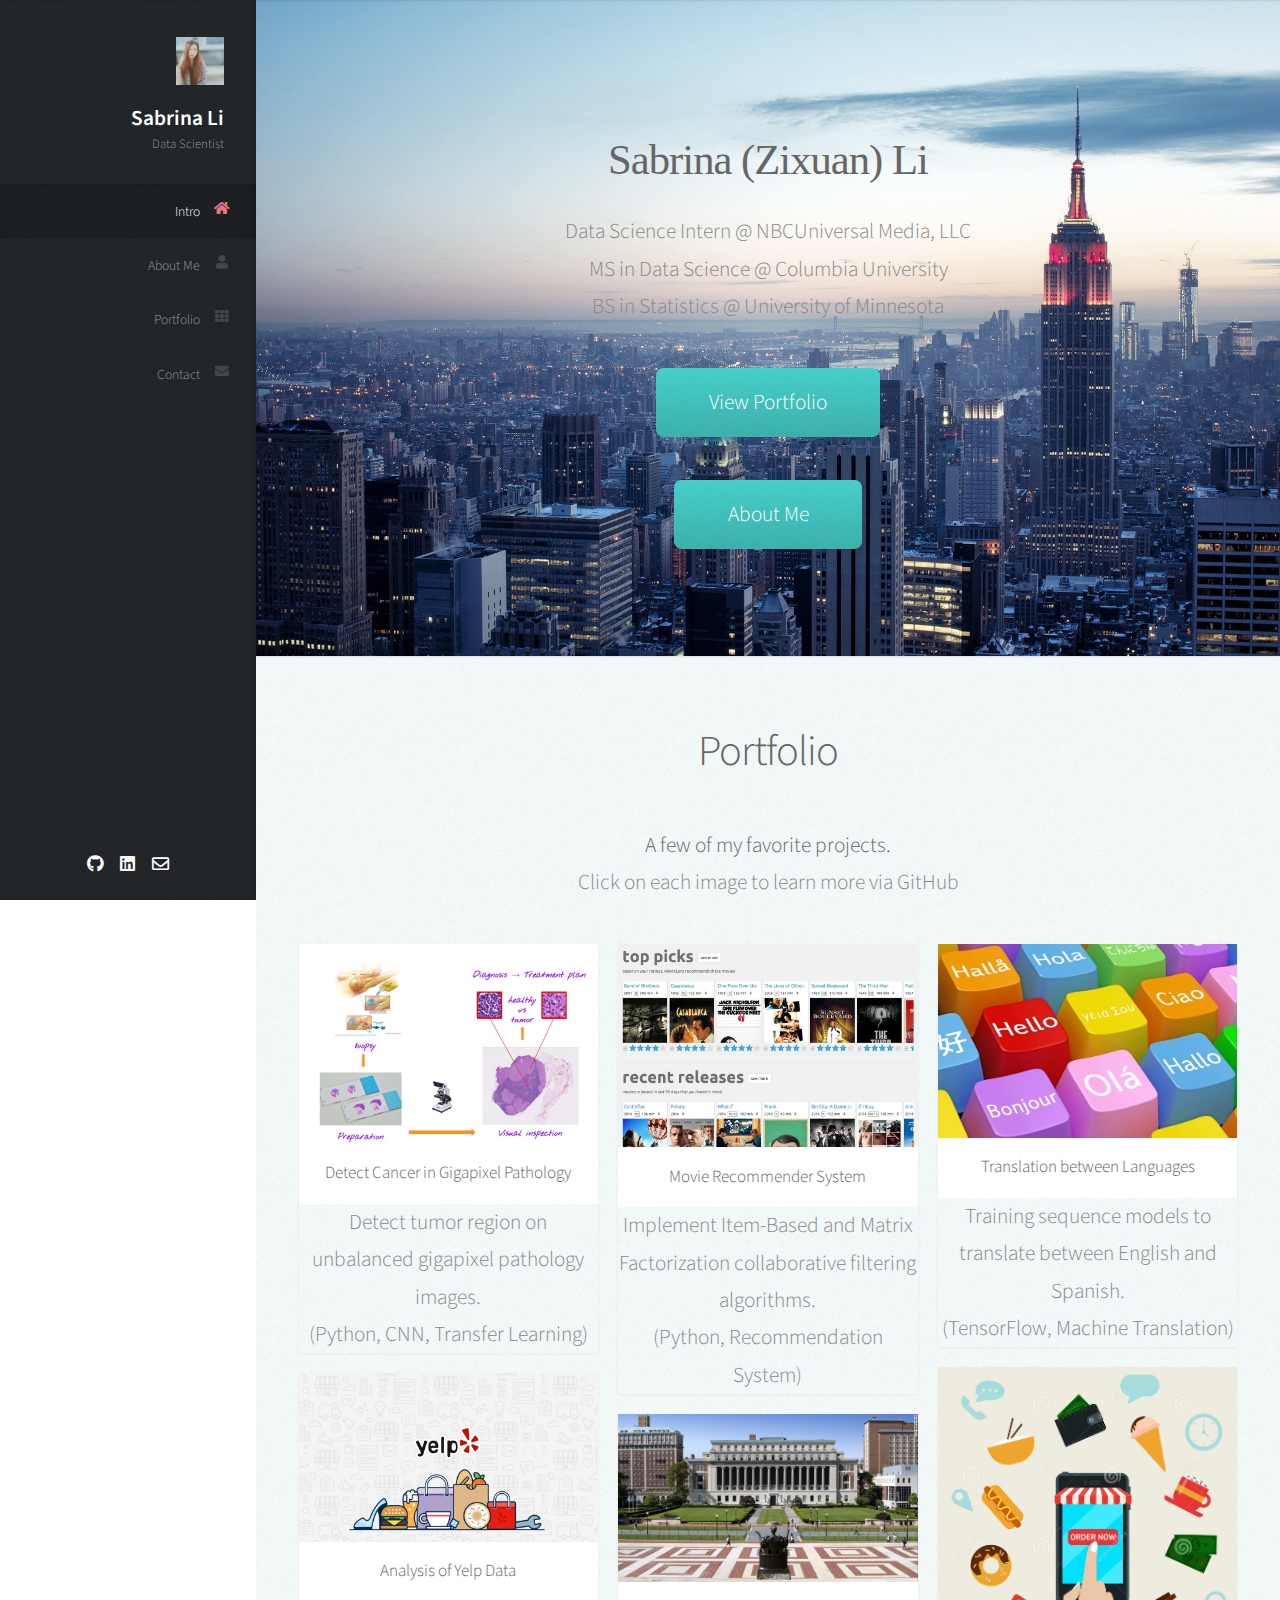
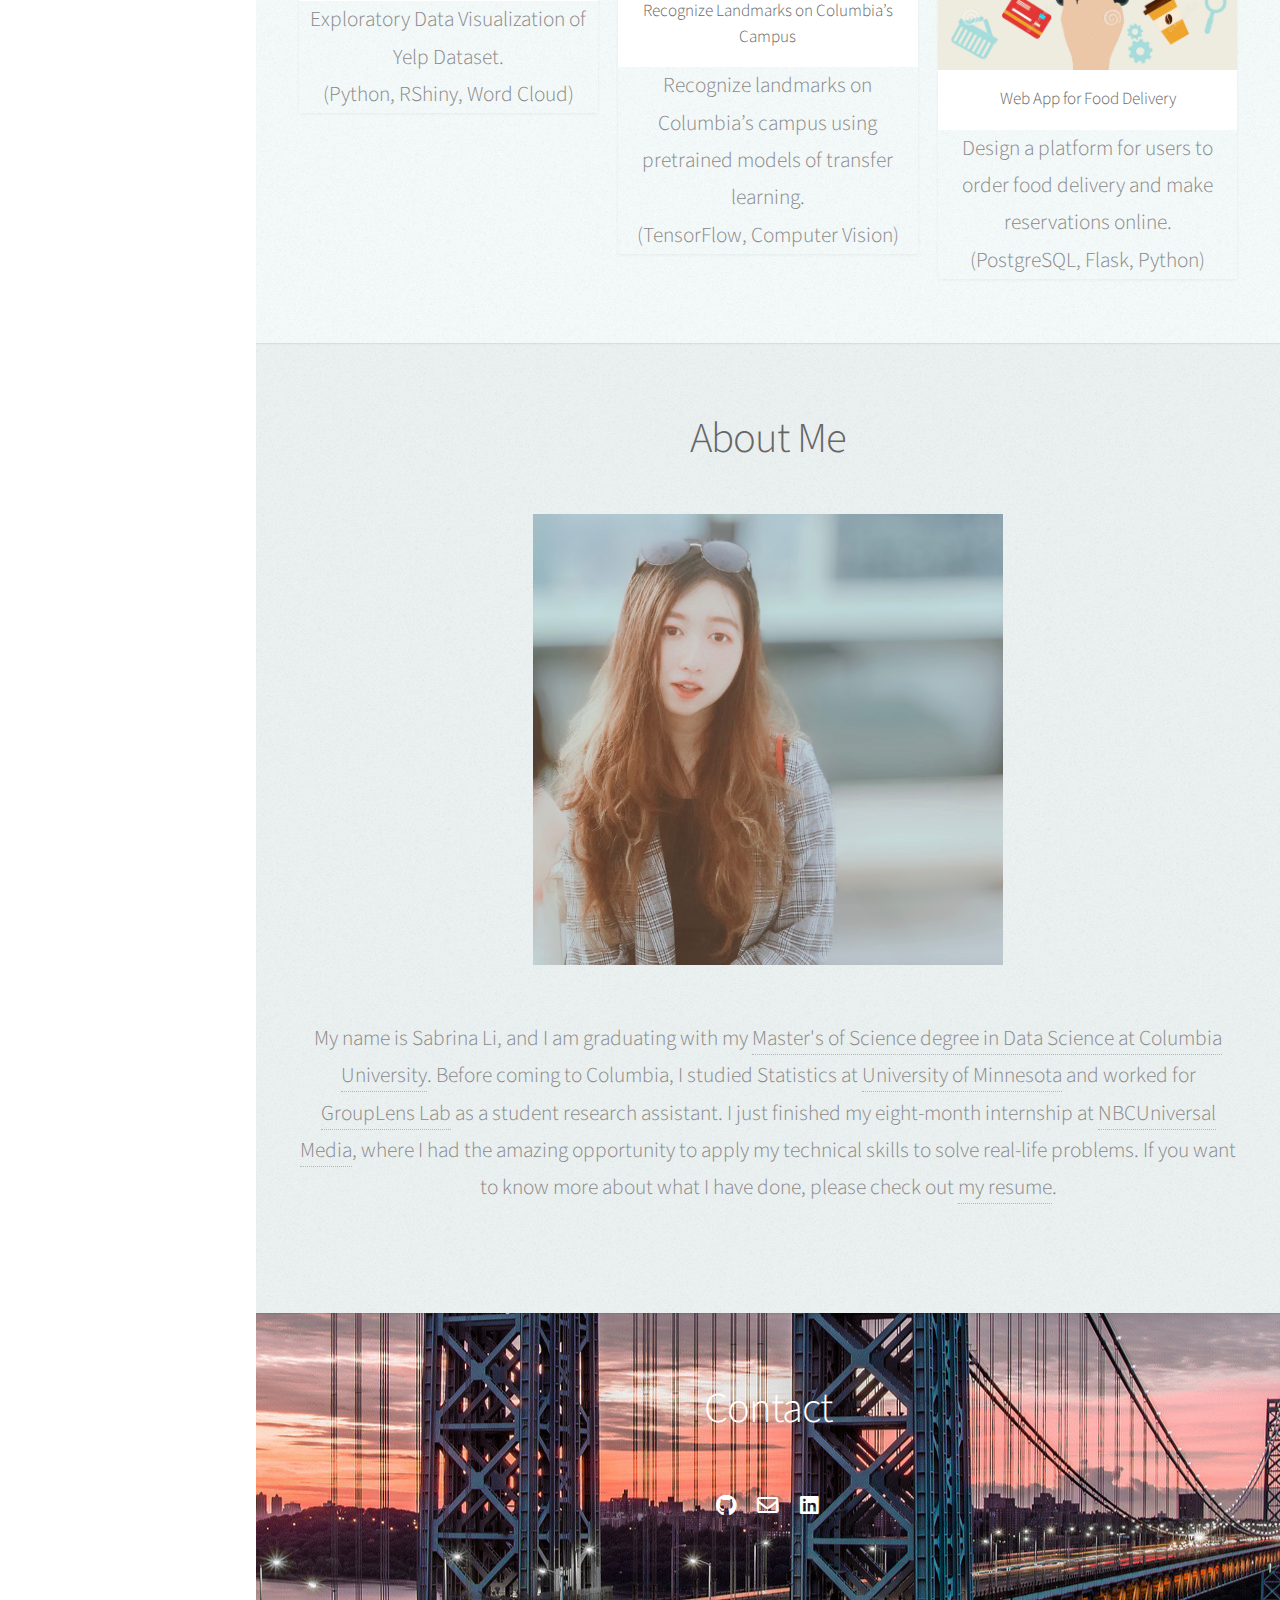
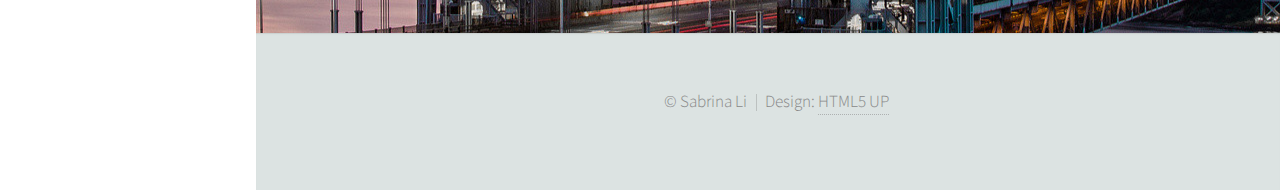
<file: index.html>
<!DOCTYPE HTML>
<!--
	Prologue by HTML5 UP
	html5up.net | @ajlkn
	Free for personal and commercial use under the CCA 3.0 license (html5up.net/license)
-->
<html>
	<head>
		<title>Sabrina Li</title>
		<meta charset="utf-8" />
		<meta name="viewport" content="width=device-width, initial-scale=1, user-scalable=no" />
		<link rel="stylesheet" href="assets/css/main.css" />
		<script src="https://www.w3counter.com/tracker.js?id=127847"></script>
	</head>
	<body class="is-preload">

		<!-- Header -->
			<div id="header">

				<div class="top">

					<!-- Logo -->
						<div id="logo">
							<span class="image avatar48"><img src="images/profile.jpg" alt="" /></span>
							<h1 id="title">Sabrina Li</h1>
							<p>Data Scientist</p>
						</div>

					<!-- Nav -->
						<nav id="nav">
							<ul>
								<li><a href="#top" id="top-link"><span class="icon solid fa-home">Intro</span></a></li>
								<li><a href="#about" id="about-link"><span class="icon solid fa-user">About Me</span></a></li>
								<li><a href="#portfolio" id="portfolio-link"><span class="icon solid fa-th">Portfolio</span></a></li>
								<li><a href="#contact" id="contact-link"><span class="icon solid fa-envelope">Contact</span></a></li>
							</ul>
						</nav>

				</div>

				<div class="bottom">

					<!-- Social Icons -->
						<ul class="icons">
							<li><a href="https://github.com/sabrinali18" class="icon brands fa-github"><span class="label">Github</span></a></li>
							<li><a href="https://www.linkedin.com/in/sabrina-zixuan-li/" class="icon brands fa-linkedin"><span class="label">LinkedIn</span></a></li>
							<li><a href="mailto: zl2728@columbia.edu" class="icon fa-envelope"><span class="label">Email</span></a></li>
						</ul>

				</div>

			</div>

		<!-- Main -->
			<div id="main">

				<!-- Intro -->
					<section id="top" class="one cover">
						<div class="container">

							<header>
								<p></p>
								<h2 style="font-family:Garamond;"> <strong>Sabrina (Zixuan) Li</strong> </h2>
								<p>Data Science Intern @ NBCUniversal Media, LLC

								<br/> MS in Data Science @ Columbia University
								
								<br/> BS in Statistics @ University of Minnesota</p>

							</header>

								<a href="#portfolio" class="button large">View Portfolio</a>
							</footer>
							<footer>
								<a href="#about" class="button">About Me</a>
							</footer>
							
						</div>
					</section>

				<!-- Portfolio -->
					<section id="portfolio" class="two">
						<div class="container">

							<header>
								<h2>Portfolio</h2>
							</header>

							<p><strong>A few of my favorite projects.</strong>
						</br>Click on each image to learn more via GitHub</p>

							<div class="row">
								<div class="col-4 col-12-mobile">
									<article class="item">
										<a href="https://github.com/sabrinali18/Detecting-Cancer-Metastases" class="image fit"><img src="images/gig.jpg" alt="" /></a>
										<header>
											<h3>Detect Cancer in Gigapixel Pathology</h3>
										</header>
										<p>Detect tumor region on unbalanced gigapixel pathology images.
										</br>(Python, CNN, Transfer Learning)</p>
									</article>
									<article class="item">
										<a href="https://github.com/sabrinali18/EDAV_Yelp" class="image fit"><img src="images/yelp.jpg" alt="" /></a>
										<header>
											<h3>Analysis of Yelp Data</h3>
										</header>
										<p>Exploratory Data Visualization of Yelp Dataset.
										</br>(Python, RShiny, Word Cloud)</p>
									</article>
								</div>
								<div class="col-4 col-12-mobile">
									<article class="item">
										<a href="https://github.com/sabrinali18/CollaborativeFiltering-MovieLens" class="image fit"><img src="images/movielens.jpg" alt="" /></a>
										<header>
											<h3>Movie Recommender System</h3>
										</header>
										<p>Implement Item-Based and Matrix Factorization collaborative filtering algorithms.
										</br>(Python, Recommendation System)</p>

									</article>
									<article class="item">
										<a href="https://github.com/sabrinali18/realTime_textClassfication" class="image fit"><img src="images/campus.jpg" alt="" /></a>
										<header>
											<h3>Recognize Landmarks on Columbia’s Campus</h3>
										</header>
										<p>Recognize landmarks on Columbia’s campus using pretrained models of transfer learning.
										</br>(TensorFlow, Computer Vision)</p>

									</article>
								</div>
								<div class="col-4 col-12-mobile">
									<article class="item">
										<a href="https://github.com/sabrinali18/DL_Machine_Translation" class="image fit"><img src="images/translate.jpg" alt="" /></a>
										<header>
											<h3>Translation between Languages</h3>
										</header>
										<p>Training sequence models to translate between English and Spanish.
										</br>(TensorFlow, Machine Translation)</p>

									</article>
									<article class="item">
										<a href="https://github.com/sabrinali18/web_app_food_delivery" class="image fit"><img src="images/delivery.jpg" alt="" /></a>
										<header>
											<h3>Web App for Food Delivery</h3>
										</header>
										<p>Design a platform for users to order food delivery and make reservations online.
										</br>(PostgreSQL, Flask, Python)</p>
									</article>
								</div>
							</div>

						</div>
					</section>

				<!-- About Me -->
					<section id="about" class="three">
						<div class="container">

							<header>
								<h2>About Me</h2>
							</header>

							<a href="#" class="image featured"><img src="images/profile.jpg" alt="" /></a>

							<p>My name is Sabrina Li, and I am graduating with my <a href="https://datascience.columbia.edu/master-of-science-in-data-science"> Master's of Science degree in Data Science at Columbia University</a>. 

							Before coming to Columbia, I studied Statistics at <a href = "https://twin-cities.umn.edu/">University of Minnesota</a> and worked for <a href = "https://grouplens.org/"> GroupLens Lab</a> as a student research assistant. 

							I just finished my eight-month internship at <a href="http://www.nbcuniversal.com/">NBCUniversal Media</a>, where I had the amazing opportunity to apply my technical skills to solve real-life problems. If you want to know more about what I have done, please check out <a href="https://www.dropbox.com/s/apbwaosm3adxuin/Resume_Sabrina_Li%2019.8.29.pdf?dl=0">my resume</a>.</p>

						</div>
					</section>

				<!-- Contact -->
					<section id="contact" class="four">
						<div class="container">

							<header>
								<h2 style="color:white;">Contact</h2>
							</header>
							<ul class="icons">
						<li><a href="https://github.com/sabrinali18" target="_blank" class="icon brands fa-github"><span class="label">GitHub</span></a></li>
						<li><a href="mailto: zl2728@columbia.edu" class="icon fa-envelope"><span class="label">Email</span></a></li>
						<li><a href="https://www.linkedin.com/in/sabrina-zixuan-li/" target="_blank" class="icon brands fa-linkedin"><span class="label">LinkedIn</span></a></li>
						</ul>


						

						</div>
					</section>

			</div>

		<!-- Footer -->
			<div id="footer">

				<!-- Copyright -->
					<ul class="copyright">
						<li>&copy; Sabrina Li</li><li>Design: <a href="http://html5up.net">HTML5 UP</a></li>
					</ul>

			</div>

		<!-- Scripts -->
			<script src="assets/js/jquery.min.js"></script>
			<script src="assets/js/jquery.scrolly.min.js"></script>
			<script src="assets/js/jquery.scrollex.min.js"></script>
			<script src="assets/js/browser.min.js"></script>
			<script src="assets/js/breakpoints.min.js"></script>
			<script src="assets/js/util.js"></script>
			<script src="assets/js/main.js"></script>

	</body>
</html>
</file>
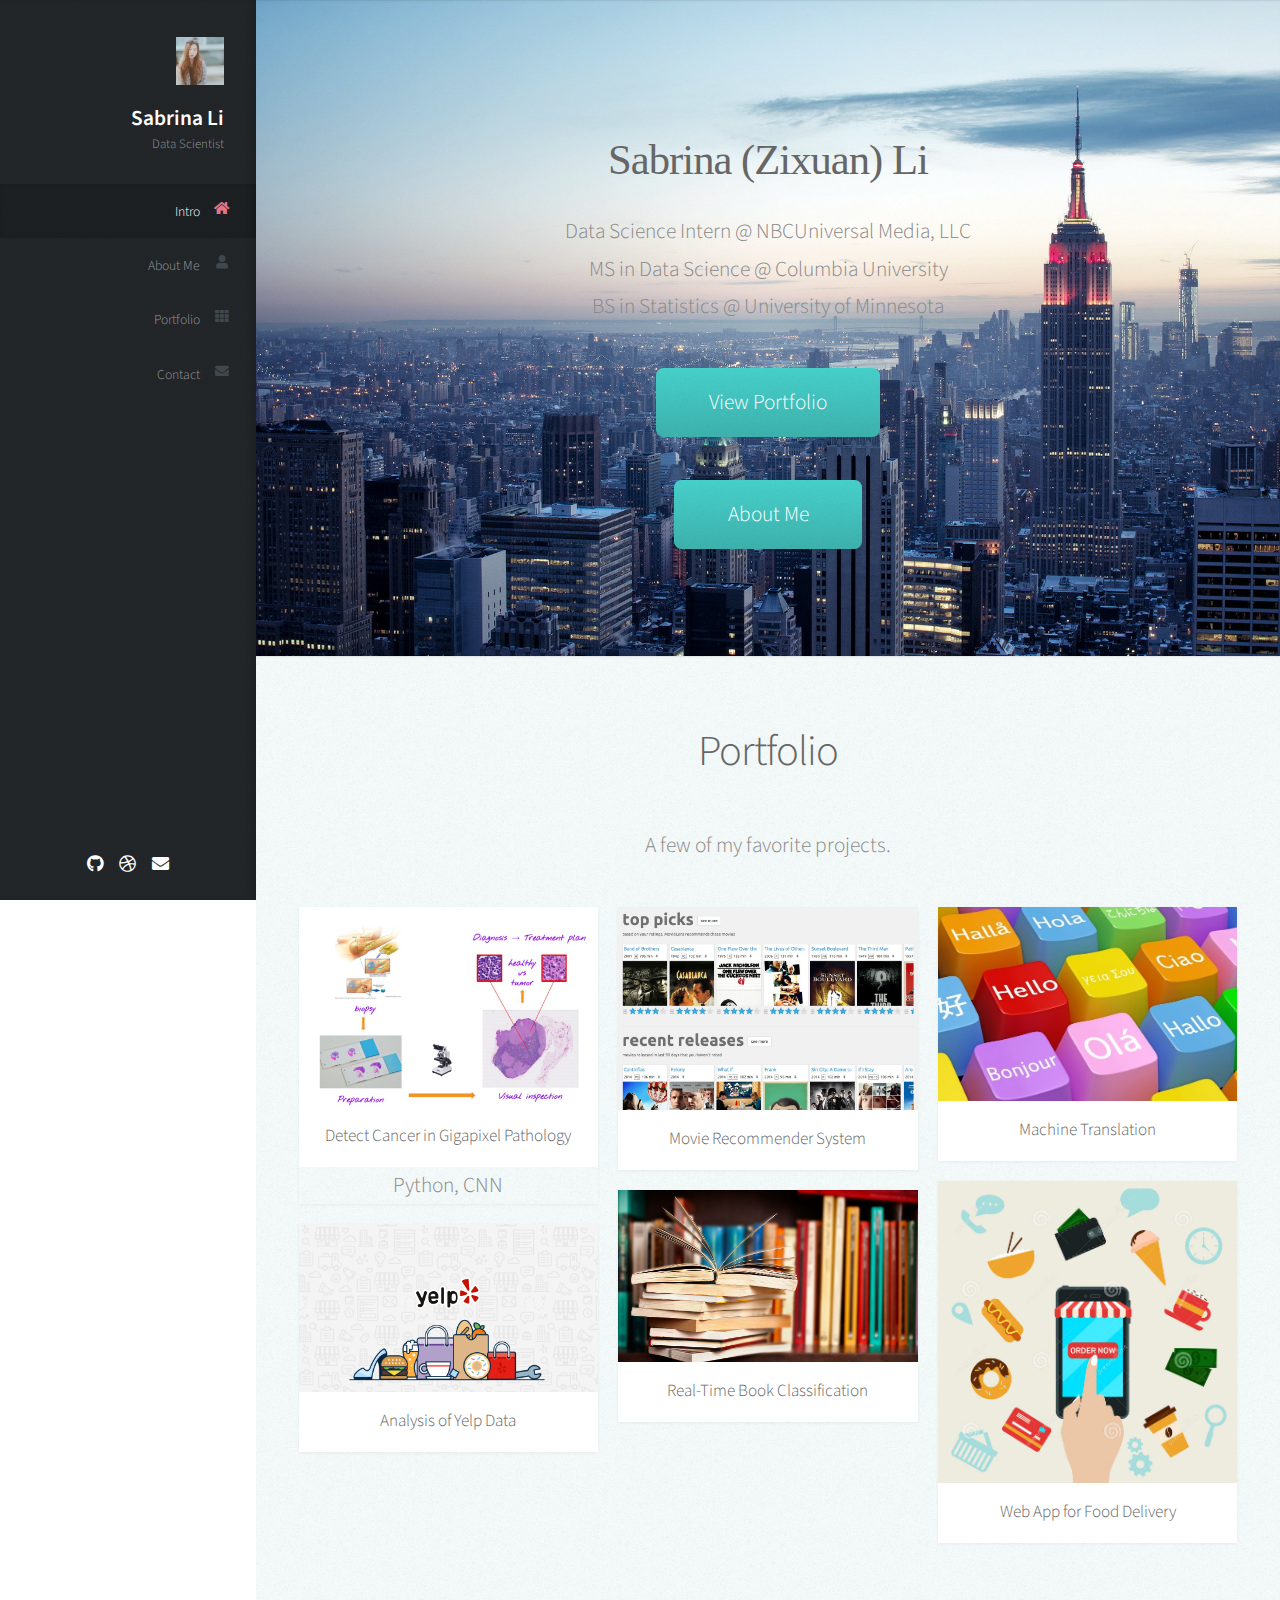
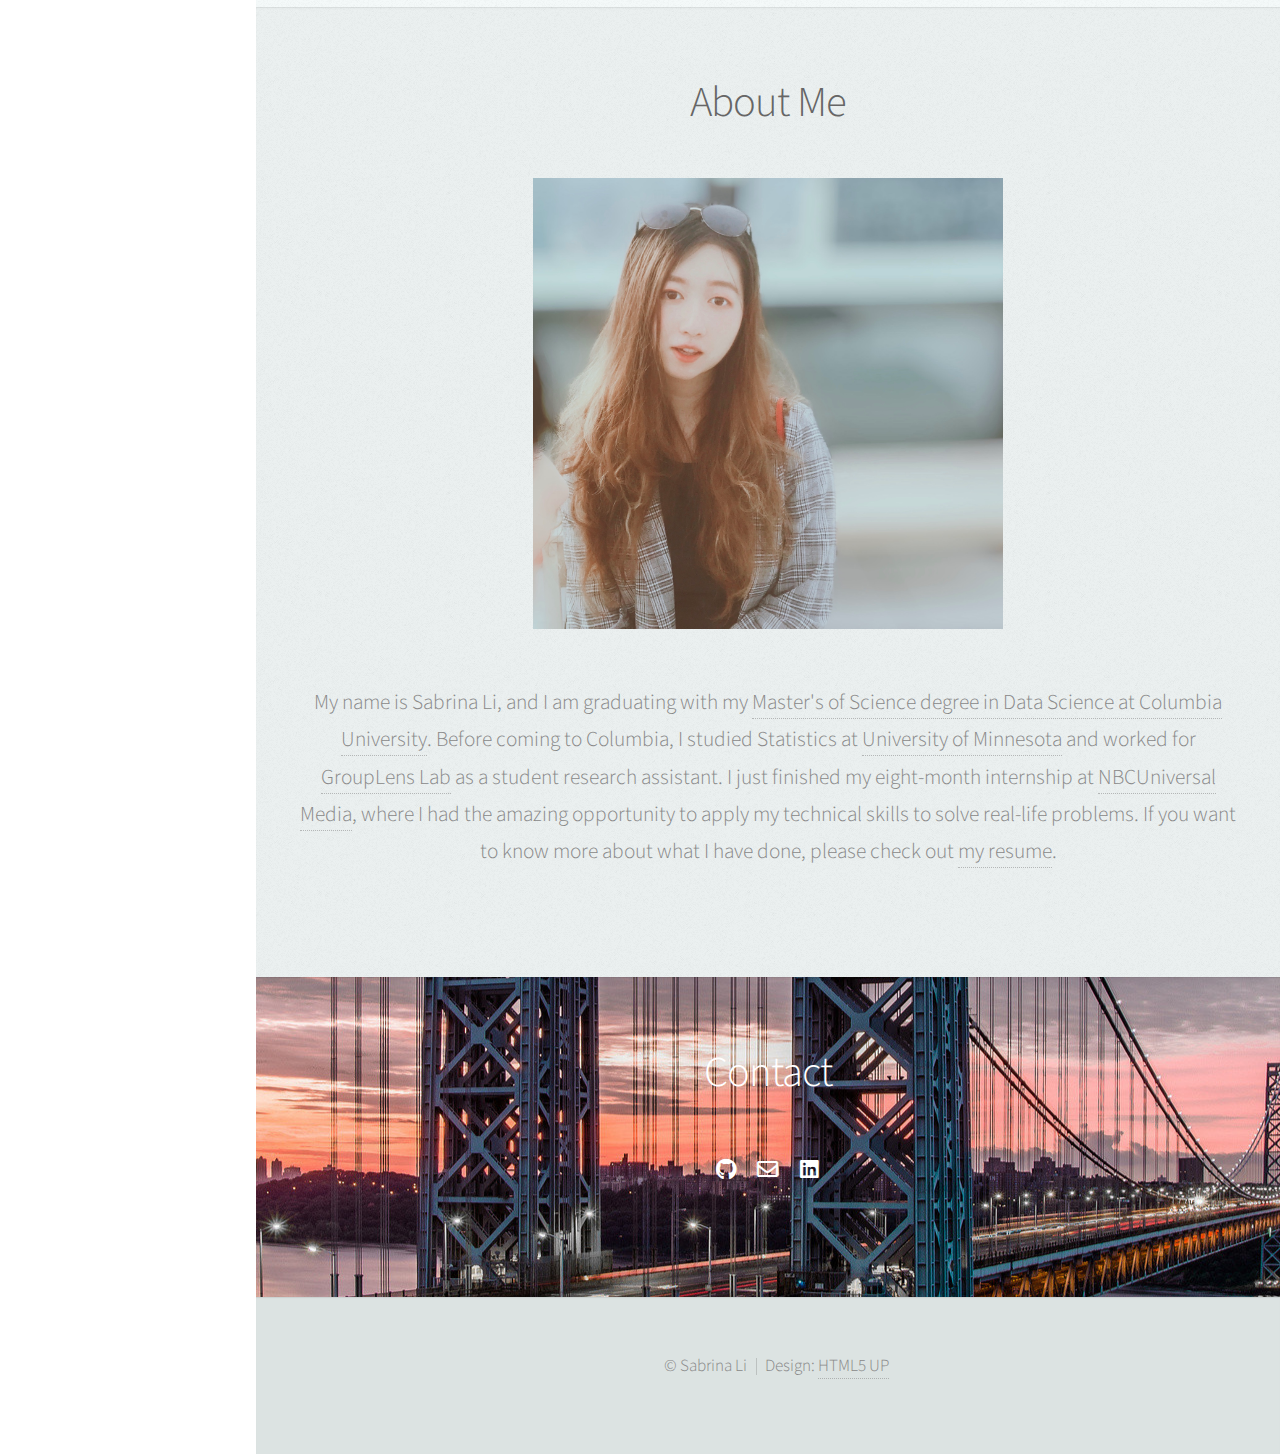
<file: portfolio_html/index.html>
<!DOCTYPE HTML>
<!--
	Prologue by HTML5 UP
	html5up.net | @ajlkn
	Free for personal and commercial use under the CCA 3.0 license (html5up.net/license)
-->
<html>
	<head>
		<title>Prologue by HTML5 UP</title>
		<meta charset="utf-8" />
		<meta name="viewport" content="width=device-width, initial-scale=1, user-scalable=no" />
		<link rel="stylesheet" href="assets/css/main.css" />
	</head>
	<body class="is-preload">

		<!-- Header -->
			<div id="header">

				<div class="top">

					<!-- Logo -->
						<div id="logo">
							<span class="image avatar48"><img src="images/profile.jpg" alt="" /></span>
							<h1 id="title">Sabrina Li</h1>
							<p>Data Scientist</p>
						</div>

					<!-- Nav -->
						<nav id="nav">
							<ul>
								<li><a href="#top" id="top-link"><span class="icon solid fa-home">Intro</span></a></li>
								<li><a href="#about" id="about-link"><span class="icon solid fa-user">About Me</span></a></li>
								<li><a href="#portfolio" id="portfolio-link"><span class="icon solid fa-th">Portfolio</span></a></li>
								<li><a href="#contact" id="contact-link"><span class="icon solid fa-envelope">Contact</span></a></li>
							</ul>
						</nav>

				</div>

				<div class="bottom">

					<!-- Social Icons -->
						<ul class="icons">
							<li><a href="#" class="icon brands fa-github"><span class="label">Github</span></a></li>
							<li><a href="#" class="icon brands fa-dribbble"><span class="label">Email</span></a></li>
							<li><a href="#" class="icon solid fa-envelope"><span class="label">LinkedIn</span></a></li>
						</ul>

				</div>

			</div>

		<!-- Main -->
			<div id="main">

				<!-- Intro -->
					<section id="top" class="one cover">
						<div class="container">

							<header>
								<p></p>
								<h2 style="font-family:Garamond;"> <strong>Sabrina (Zixuan) Li</strong> </h2>
								<p>Data Science Intern @ NBCUniversal Media, LLC
								<br/> MS in Data Science @ Columbia University
								<br/> BS in Statistics @ University of Minnesota</p>

							</header>

								<a href="#portfolio" class="button large">View Portfolio</a>
							</footer>
							<footer>
								<a href="#about" class="button">About Me</a>
							</footer>
							
						</div>
					</section>

				<!-- Portfolio -->
					<section id="portfolio" class="two">
						<div class="container">

							<header>
								<h2>Portfolio</h2>
							</header>

							<p>A few of my favorite projects.</p>

							<div class="row">
								<div class="col-4 col-12-mobile">
									<article class="item">
										<a href="https://github.com/sabrinali18/Detecting-Cancer-Metastases" class="image fit"><img src="images/gig.jpg" alt="" /></a>
										<header>
											<h3>Detect Cancer in Gigapixel Pathology</h3>
										</header>
										<p>Python,  CNN</p>
									</article>
									<article class="item">
										<a href="https://github.com/sabrinali18/EDAV_Yelp" class="image fit"><img src="images/yelp.jpg" alt="" /></a>
										<header>
											<h3>Analysis of Yelp Data</h3>
										</header>
									</article>
								</div>
								<div class="col-4 col-12-mobile">
									<article class="item">
										<a href="https://github.com/sabrinali18/CollaborativeFiltering-MovieLens" class="image fit"><img src="images/movielens.jpg" alt="" /></a>
										<header>
											<h3>Movie Recommender System</h3>
										</header>
									</article>
									<article class="item">
										<a href="https://github.com/sabrinali18/realTime_textClassfication" class="image fit"><img src="images/books.jpg" alt="" /></a>
										<header>
											<h3>Real-Time Book Classification</h3>
										</header>
									</article>
								</div>
								<div class="col-4 col-12-mobile">
									<article class="item">
										<a href="https://github.com/sabrinali18/DL_Machine_Translation" class="image fit"><img src="images/translate.jpg" alt="" /></a>
										<header>
											<h3>Machine Translation</h3>
										</header>
									</article>
									<article class="item">
										<a href="https://github.com/sabrinali18/web_app_food_delivery" class="image fit"><img src="images/delivery.jpg" alt="" /></a>
										<header>
											<h3>Web App for Food Delivery</h3>
										</header>
									</article>
								</div>
							</div>

						</div>
					</section>

				<!-- About Me -->
					<section id="about" class="three">
						<div class="container">

							<header>
								<h2>About Me</h2>
							</header>

							<a href="#" class="image featured"><img src="images/profile.jpg" alt="" /></a>

							<p>My name is Sabrina Li, and I am graduating with my <a href="https://datascience.columbia.edu/master-of-science-in-data-science"> Master's of Science degree in Data Science at Columbia University</a>. 

							Before coming to Columbia, I studied Statistics at <a href = "https://twin-cities.umn.edu/">University of Minnesota</a> and worked for <a href = "https://grouplens.org/"> GroupLens Lab</a> as a student research assistant. 

							I just finished my eight-month internship at <a href="http://www.nbcuniversal.com/">NBCUniversal Media</a>, where I had the amazing opportunity to apply my technical skills to solve real-life problems. If you want to know more about what I have done, please check out <a href="https://www.dropbox.com/s/6yl1nsdeftnauay/Sabrina%20%28Zixuan%29%20Li%20Resume%2019.8.20.pdf?dl=0">my resume</a>.</p>

						</div>
					</section>

				<!-- Contact -->
					<section id="contact" class="four">
						<div class="container">

							<header>
								<h2 style="color:white;">Contact</h2>
							</header>
							<ul class="icons">
						<li><a href="https://github.com/sabrinali18" target="_blank" class="icon brands fa-github"><span class="label">GitHub</span></a></li>
						<li><a href="mailto: zl2728@columbia.edu" class="icon fa-envelope"><span class="label">Email</span></a></li>
						<li><a href="https://www.linkedin.com/in/sabrina-zixuan-li/" target="_blank" class="icon brands fa-linkedin"><span class="label">LinkedIn</span></a></li>
						</ul>


						

						</div>
					</section>

			</div>

		<!-- Footer -->
			<div id="footer">

				<!-- Copyright -->
					<ul class="copyright">
						<li>&copy; Sabrina Li</li><li>Design: <a href="http://html5up.net">HTML5 UP</a></li>
					</ul>

			</div>

		<!-- Scripts -->
			<script src="assets/js/jquery.min.js"></script>
			<script src="assets/js/jquery.scrolly.min.js"></script>
			<script src="assets/js/jquery.scrollex.min.js"></script>
			<script src="assets/js/browser.min.js"></script>
			<script src="assets/js/breakpoints.min.js"></script>
			<script src="assets/js/util.js"></script>
			<script src="assets/js/main.js"></script>

	</body>
</html>
</file>
<file: assets/css/main.css>
@import url("fontawesome-all.min.css");
@import url("https://fonts.googleapis.com/css?family=Source+Sans+Pro:300,300italic,400,600");

/*
	Prologue by HTML5 UP
	html5up.net | @ajlkn
	Free for personal and commercial use under the CCA 3.0 license (html5up.net/license)
*/

html, body, div, span, applet, object,
iframe, h1, h2, h3, h4, h5, h6, p, blockquote,
pre, a, abbr, acronym, address, big, cite,
code, del, dfn, em, img, ins, kbd, q, s, samp,
small, strike, strong, sub, sup, tt, var, b,
u, i, center, dl, dt, dd, ol, ul, li, fieldset,
form, label, legend, table, caption, tbody,
tfoot, thead, tr, th, td, article, aside,
canvas, details, embed, figure, figcaption,
footer, header, hgroup, menu, nav, output, ruby,
section, summary, time, mark, audio, video {
	margin: 0;
	padding: 0;
	border: 0;
	font-size: 100%;
	font: inherit;
	vertical-align: baseline;}

article, aside, details, figcaption, figure,
footer, header, hgroup, menu, nav, section {
	display: block;}

body {
	line-height: 1;
}

ol, ul {
	list-style: none;
}

blockquote, q {
	quotes: none;
}

	blockquote:before, blockquote:after, q:before, q:after {
		content: '';
		content: none;
	}

table {
	border-collapse: collapse;
	border-spacing: 0;
}

body {
	-webkit-text-size-adjust: none;
}

mark {
	background-color: transparent;
	color: inherit;
}

input::-moz-focus-inner {
	border: 0;
	padding: 0;
}

input, select, textarea {
	-moz-appearance: none;
	-webkit-appearance: none;
	-ms-appearance: none;
	appearance: none;
}

/* Basic */

	html {
		box-sizing: border-box;
	}

	*, *:before, *:after {
		box-sizing: inherit;
	}

	body {
		background: #fff;
		font-family: 'Source Sans Pro', sans-serif;
		font-size: 19pt;
		font-weight: 300;
		line-height: 1.75em;
		color: #888;
	}

		body.is-preload *, body.is-preload *:before, body.is-preload *:after {
			-moz-animation: none !important;
			-webkit-animation: none !important;
			-ms-animation: none !important;
			animation: none !important;
			-moz-transition: none !important;
			-webkit-transition: none !important;
			-ms-transition: none !important;
			transition: none !important;
		}

	input, textarea, select {
		font-family: 'Source Sans Pro', sans-serif;
		font-size: 19pt;
		font-weight: 300;
		line-height: 1.75em;
		color: #888;
	}

	h1, h2, h3, h4, h5, h6 {
		font-weight: 300;
		color: #666;
		line-height: 1.5em;
	}

	h1 a, h2 a, h3 a, h4 a, h5 a, h6 a {
		color: inherit;
		text-decoration: none;
	}

		h1 a strong, h2 a strong, h3 a strong, h4 a strong, h5 a strong, h6 a strong {
			color: #333;
		}

	h2 {
		font-size: 2em;
		letter-spacing: -1px;
	}

		h2.alt {
			color: #888;
		}

			h2.alt strong {
				color: #666;
			}

	h3 {
		font-size: 1.5em;
	}

	header {
		margin: 0 0 2em 0;
	}

		header > p {
			margin: 1em 0 0 0;
		}

	footer {
		margin: 2em 0 0 0;
	}

	strong, b {
		font-weight: 300;
		color: #666;
	}

	em, i {
		font-style: italic;
	}

	a {
		text-decoration: none;
		color: inherit;
		border-bottom: dotted 1px rgba(128, 128, 128, 0.5);
		-moz-transition: color 0.35s ease-in-out, border-bottom-color 0.35s ease-in-out;
		-webkit-transition: color 0.35s ease-in-out, border-bottom-color 0.35s ease-in-out;
		-ms-transition: color 0.35s ease-in-out, border-bottom-color 0.35s ease-in-out;
		transition: color 0.35s ease-in-out, border-bottom-color 0.35s ease-in-out;
		outline: 0;
	}

		a:hover {
			color: #E27689;
			border-bottom-color: rgba(255, 255, 255, 0);
		}

	sub {
		position: relative;
		top: 0.5em;
		font-size: 0.8em;
	}

	sup {
		position: relative;
		top: -0.5em;
		font-size: 0.8em;
	}

	hr {
		border: 0;
		border-top: solid 1px #ddd;
	}

	blockquote {
		border-left: solid 0.5em #ddd;
		padding: 1em 0 1em 2em;
		font-style: italic;
	}

	p, ul, ol, dl, table {
		margin-bottom: 2em;
	}

	br.clear {
		clear: both;
	}

/* Container */

	.container {
		margin: 0 auto;
		max-width: 100%;
		width: 1400px;
	}

		@media screen and (min-width: 961px) and (max-width: 1880px) {

			.container {
				width: 1200px;
			}

		}

		@media screen and (min-width: 961px) and (max-width: 1620px) {

			.container {
				width: 960px;
			}

		}

		@media screen and (min-width: 961px) and (max-width: 1320px) {

			.container {
				width: 100%;
			}

		}

		@media screen and (max-width: 960px) {

			.container {
				width: 100%;
			}

		}

		@media screen and (max-width: 736px) {

			.container {
				width: 100%;
			}

		}

/* Row */

	.row {
		display: flex;
		flex-wrap: wrap;
		box-sizing: border-box;
		align-items: stretch;
	}

		.row > * {
			box-sizing: border-box;
		}

		.row.gtr-uniform > * > :last-child {
			margin-bottom: 0;
		}

		.row.aln-left {
			justify-content: flex-start;
		}

		.row.aln-center {
			justify-content: center;
		}

		.row.aln-right {
			justify-content: flex-end;
		}

		.row.aln-top {
			align-items: flex-start;
		}

		.row.aln-middle {
			align-items: center;
		}

		.row.aln-bottom {
			align-items: flex-end;
		}

		.row > .imp {
			order: -1;
		}

		.row > .col-1 {
			width: 8.33333%;
		}

		.row > .off-1 {
			margin-left: 8.33333%;
		}

		.row > .col-2 {
			width: 16.66667%;
		}

		.row > .off-2 {
			margin-left: 16.66667%;
		}

		.row > .col-3 {
			width: 25%;
		}

		.row > .off-3 {
			margin-left: 25%;
		}

		.row > .col-4 {
			width: 33.33333%;
		}

		.row > .off-4 {
			margin-left: 33.33333%;
		}

		.row > .col-5 {
			width: 41.66667%;
		}

		.row > .off-5 {
			margin-left: 41.66667%;
		}

		.row > .col-6 {
			width: 50%;
		}

		.row > .off-6 {
			margin-left: 50%;
		}

		.row > .col-7 {
			width: 58.33333%;
		}

		.row > .off-7 {
			margin-left: 58.33333%;
		}

		.row > .col-8 {
			width: 66.66667%;
		}

		.row > .off-8 {
			margin-left: 66.66667%;
		}

		.row > .col-9 {
			width: 75%;
		}

		.row > .off-9 {
			margin-left: 75%;
		}

		.row > .col-10 {
			width: 83.33333%;
		}

		.row > .off-10 {
			margin-left: 83.33333%;
		}

		.row > .col-11 {
			width: 91.66667%;
		}

		.row > .off-11 {
			margin-left: 91.66667%;
		}

		.row > .col-12 {
			width: 100%;
		}

		.row > .off-12 {
			margin-left: 100%;
		}

		.row.gtr-0 {
			margin-top: 0px;
			margin-left: 0px;
		}

			.row.gtr-0 > * {
				padding: 0px 0 0 0px;
			}

			.row.gtr-0.gtr-uniform {
				margin-top: 0px;
			}

				.row.gtr-0.gtr-uniform > * {
					padding-top: 0px;
				}

		.row.gtr-25 {
			margin-top: -10px;
			margin-left: -10px;
		}

			.row.gtr-25 > * {
				padding: 10px 0 0 10px;
			}

			.row.gtr-25.gtr-uniform {
				margin-top: -10px;
			}

				.row.gtr-25.gtr-uniform > * {
					padding-top: 10px;
				}

		.row.gtr-50 {
			margin-top: -20px;
			margin-left: -20px;
		}

			.row.gtr-50 > * {
				padding: 20px 0 0 20px;
			}

			.row.gtr-50.gtr-uniform {
				margin-top: -20px;
			}

				.row.gtr-50.gtr-uniform > * {
					padding-top: 20px;
				}

		.row {
			margin-top: -40px;
			margin-left: -40px;
		}

			.row > * {
				padding: 40px 0 0 40px;
			}

			.row.gtr-uniform {
				margin-top: -40px;
			}

				.row.gtr-uniform > * {
					padding-top: 40px;
				}

		.row.gtr-150 {
			margin-top: -60px;
			margin-left: -60px;
		}

			.row.gtr-150 > * {
				padding: 60px 0 0 60px;
			}

			.row.gtr-150.gtr-uniform {
				margin-top: -60px;
			}

				.row.gtr-150.gtr-uniform > * {
					padding-top: 60px;
				}

		.row.gtr-200 {
			margin-top: -80px;
			margin-left: -80px;
		}

			.row.gtr-200 > * {
				padding: 80px 0 0 80px;
			}

			.row.gtr-200.gtr-uniform {
				margin-top: -80px;
			}

				.row.gtr-200.gtr-uniform > * {
					padding-top: 80px;
				}

		@media screen and (min-width: 961px) and (max-width: 1880px) {

			.row {
				display: flex;
				flex-wrap: wrap;
				box-sizing: border-box;
				align-items: stretch;
			}

				.row > * {
					box-sizing: border-box;
				}

				.row.gtr-uniform > * > :last-child {
					margin-bottom: 0;
				}

				.row.aln-left {
					justify-content: flex-start;
				}

				.row.aln-center {
					justify-content: center;
				}

				.row.aln-right {
					justify-content: flex-end;
				}

				.row.aln-top {
					align-items: flex-start;
				}

				.row.aln-middle {
					align-items: center;
				}

				.row.aln-bottom {
					align-items: flex-end;
				}

				.row > .imp-wide {
					order: -1;
				}

				.row > .col-1-wide {
					width: 8.33333%;
				}

				.row > .off-1-wide {
					margin-left: 8.33333%;
				}

				.row > .col-2-wide {
					width: 16.66667%;
				}

				.row > .off-2-wide {
					margin-left: 16.66667%;
				}

				.row > .col-3-wide {
					width: 25%;
				}

				.row > .off-3-wide {
					margin-left: 25%;
				}

				.row > .col-4-wide {
					width: 33.33333%;
				}

				.row > .off-4-wide {
					margin-left: 33.33333%;
				}

				.row > .col-5-wide {
					width: 41.66667%;
				}

				.row > .off-5-wide {
					margin-left: 41.66667%;
				}

				.row > .col-6-wide {
					width: 50%;
				}

				.row > .off-6-wide {
					margin-left: 50%;
				}

				.row > .col-7-wide {
					width: 58.33333%;
				}

				.row > .off-7-wide {
					margin-left: 58.33333%;
				}

				.row > .col-8-wide {
					width: 66.66667%;
				}

				.row > .off-8-wide {
					margin-left: 66.66667%;
				}

				.row > .col-9-wide {
					width: 75%;
				}

				.row > .off-9-wide {
					margin-left: 75%;
				}

				.row > .col-10-wide {
					width: 83.33333%;
				}

				.row > .off-10-wide {
					margin-left: 83.33333%;
				}

				.row > .col-11-wide {
					width: 91.66667%;
				}

				.row > .off-11-wide {
					margin-left: 91.66667%;
				}

				.row > .col-12-wide {
					width: 100%;
				}

				.row > .off-12-wide {
					margin-left: 100%;
				}

				.row.gtr-0 {
					margin-top: 0px;
					margin-left: 0px;
				}

					.row.gtr-0 > * {
						padding: 0px 0 0 0px;
					}

					.row.gtr-0.gtr-uniform {
						margin-top: 0px;
					}

						.row.gtr-0.gtr-uniform > * {
							padding-top: 0px;
						}

				.row.gtr-25 {
					margin-top: -10px;
					margin-left: -10px;
				}

					.row.gtr-25 > * {
						padding: 10px 0 0 10px;
					}

					.row.gtr-25.gtr-uniform {
						margin-top: -10px;
					}

						.row.gtr-25.gtr-uniform > * {
							padding-top: 10px;
						}

				.row.gtr-50 {
					margin-top: -20px;
					margin-left: -20px;
				}

					.row.gtr-50 > * {
						padding: 20px 0 0 20px;
					}

					.row.gtr-50.gtr-uniform {
						margin-top: -20px;
					}

						.row.gtr-50.gtr-uniform > * {
							padding-top: 20px;
						}

				.row {
					margin-top: -40px;
					margin-left: -40px;
				}

					.row > * {
						padding: 40px 0 0 40px;
					}

					.row.gtr-uniform {
						margin-top: -40px;
					}

						.row.gtr-uniform > * {
							padding-top: 40px;
						}

				.row.gtr-150 {
					margin-top: -60px;
					margin-left: -60px;
				}

					.row.gtr-150 > * {
						padding: 60px 0 0 60px;
					}

					.row.gtr-150.gtr-uniform {
						margin-top: -60px;
					}

						.row.gtr-150.gtr-uniform > * {
							padding-top: 60px;
						}

				.row.gtr-200 {
					margin-top: -80px;
					margin-left: -80px;
				}

					.row.gtr-200 > * {
						padding: 80px 0 0 80px;
					}

					.row.gtr-200.gtr-uniform {
						margin-top: -80px;
					}

						.row.gtr-200.gtr-uniform > * {
							padding-top: 80px;
						}

		}

		@media screen and (min-width: 961px) and (max-width: 1620px) {

			.row {
				display: flex;
				flex-wrap: wrap;
				box-sizing: border-box;
				align-items: stretch;
			}

				.row > * {
					box-sizing: border-box;
				}

				.row.gtr-uniform > * > :last-child {
					margin-bottom: 0;
				}

				.row.aln-left {
					justify-content: flex-start;
				}

				.row.aln-center {
					justify-content: center;
				}

				.row.aln-right {
					justify-content: flex-end;
				}

				.row.aln-top {
					align-items: flex-start;
				}

				.row.aln-middle {
					align-items: center;
				}

				.row.aln-bottom {
					align-items: flex-end;
				}

				.row > .imp-normal {
					order: -1;
				}

				.row > .col-1-normal {
					width: 8.33333%;
				}

				.row > .off-1-normal {
					margin-left: 8.33333%;
				}

				.row > .col-2-normal {
					width: 16.66667%;
				}

				.row > .off-2-normal {
					margin-left: 16.66667%;
				}

				.row > .col-3-normal {
					width: 25%;
				}

				.row > .off-3-normal {
					margin-left: 25%;
				}

				.row > .col-4-normal {
					width: 33.33333%;
				}

				.row > .off-4-normal {
					margin-left: 33.33333%;
				}

				.row > .col-5-normal {
					width: 41.66667%;
				}

				.row > .off-5-normal {
					margin-left: 41.66667%;
				}

				.row > .col-6-normal {
					width: 50%;
				}

				.row > .off-6-normal {
					margin-left: 50%;
				}

				.row > .col-7-normal {
					width: 58.33333%;
				}

				.row > .off-7-normal {
					margin-left: 58.33333%;
				}

				.row > .col-8-normal {
					width: 66.66667%;
				}

				.row > .off-8-normal {
					margin-left: 66.66667%;
				}

				.row > .col-9-normal {
					width: 75%;
				}

				.row > .off-9-normal {
					margin-left: 75%;
				}

				.row > .col-10-normal {
					width: 83.33333%;
				}

				.row > .off-10-normal {
					margin-left: 83.33333%;
				}

				.row > .col-11-normal {
					width: 91.66667%;
				}

				.row > .off-11-normal {
					margin-left: 91.66667%;
				}

				.row > .col-12-normal {
					width: 100%;
				}

				.row > .off-12-normal {
					margin-left: 100%;
				}

				.row.gtr-0 {
					margin-top: 0px;
					margin-left: 0px;
				}

					.row.gtr-0 > * {
						padding: 0px 0 0 0px;
					}

					.row.gtr-0.gtr-uniform {
						margin-top: 0px;
					}

						.row.gtr-0.gtr-uniform > * {
							padding-top: 0px;
						}

				.row.gtr-25 {
					margin-top: -10px;
					margin-left: -10px;
				}

					.row.gtr-25 > * {
						padding: 10px 0 0 10px;
					}

					.row.gtr-25.gtr-uniform {
						margin-top: -10px;
					}

						.row.gtr-25.gtr-uniform > * {
							padding-top: 10px;
						}

				.row.gtr-50 {
					margin-top: -20px;
					margin-left: -20px;
				}

					.row.gtr-50 > * {
						padding: 20px 0 0 20px;
					}

					.row.gtr-50.gtr-uniform {
						margin-top: -20px;
					}

						.row.gtr-50.gtr-uniform > * {
							padding-top: 20px;
						}

				.row {
					margin-top: -40px;
					margin-left: -40px;
				}

					.row > * {
						padding: 40px 0 0 40px;
					}

					.row.gtr-uniform {
						margin-top: -40px;
					}

						.row.gtr-uniform > * {
							padding-top: 40px;
						}

				.row.gtr-150 {
					margin-top: -60px;
					margin-left: -60px;
				}

					.row.gtr-150 > * {
						padding: 60px 0 0 60px;
					}

					.row.gtr-150.gtr-uniform {
						margin-top: -60px;
					}

						.row.gtr-150.gtr-uniform > * {
							padding-top: 60px;
						}

				.row.gtr-200 {
					margin-top: -80px;
					margin-left: -80px;
				}

					.row.gtr-200 > * {
						padding: 80px 0 0 80px;
					}

					.row.gtr-200.gtr-uniform {
						margin-top: -80px;
					}

						.row.gtr-200.gtr-uniform > * {
							padding-top: 80px;
						}

		}

		@media screen and (min-width: 961px) and (max-width: 1320px) {

			.row {
				display: flex;
				flex-wrap: wrap;
				box-sizing: border-box;
				align-items: stretch;
			}

				.row > * {
					box-sizing: border-box;
				}

				.row.gtr-uniform > * > :last-child {
					margin-bottom: 0;
				}

				.row.aln-left {
					justify-content: flex-start;
				}

				.row.aln-center {
					justify-content: center;
				}

				.row.aln-right {
					justify-content: flex-end;
				}

				.row.aln-top {
					align-items: flex-start;
				}

				.row.aln-middle {
					align-items: center;
				}

				.row.aln-bottom {
					align-items: flex-end;
				}

				.row > .imp-narrow {
					order: -1;
				}

				.row > .col-1-narrow {
					width: 8.33333%;
				}

				.row > .off-1-narrow {
					margin-left: 8.33333%;
				}

				.row > .col-2-narrow {
					width: 16.66667%;
				}

				.row > .off-2-narrow {
					margin-left: 16.66667%;
				}

				.row > .col-3-narrow {
					width: 25%;
				}

				.row > .off-3-narrow {
					margin-left: 25%;
				}

				.row > .col-4-narrow {
					width: 33.33333%;
				}

				.row > .off-4-narrow {
					margin-left: 33.33333%;
				}

				.row > .col-5-narrow {
					width: 41.66667%;
				}

				.row > .off-5-narrow {
					margin-left: 41.66667%;
				}

				.row > .col-6-narrow {
					width: 50%;
				}

				.row > .off-6-narrow {
					margin-left: 50%;
				}

				.row > .col-7-narrow {
					width: 58.33333%;
				}

				.row > .off-7-narrow {
					margin-left: 58.33333%;
				}

				.row > .col-8-narrow {
					width: 66.66667%;
				}

				.row > .off-8-narrow {
					margin-left: 66.66667%;
				}

				.row > .col-9-narrow {
					width: 75%;
				}

				.row > .off-9-narrow {
					margin-left: 75%;
				}

				.row > .col-10-narrow {
					width: 83.33333%;
				}

				.row > .off-10-narrow {
					margin-left: 83.33333%;
				}

				.row > .col-11-narrow {
					width: 91.66667%;
				}

				.row > .off-11-narrow {
					margin-left: 91.66667%;
				}

				.row > .col-12-narrow {
					width: 100%;
				}

				.row > .off-12-narrow {
					margin-left: 100%;
				}

				.row.gtr-0 {
					margin-top: 0px;
					margin-left: 0px;
				}

					.row.gtr-0 > * {
						padding: 0px 0 0 0px;
					}

					.row.gtr-0.gtr-uniform {
						margin-top: 0px;
					}

						.row.gtr-0.gtr-uniform > * {
							padding-top: 0px;
						}

				.row.gtr-25 {
					margin-top: -5px;
					margin-left: -5px;
				}

					.row.gtr-25 > * {
						padding: 5px 0 0 5px;
					}

					.row.gtr-25.gtr-uniform {
						margin-top: -5px;
					}

						.row.gtr-25.gtr-uniform > * {
							padding-top: 5px;
						}

				.row.gtr-50 {
					margin-top: -10px;
					margin-left: -10px;
				}

					.row.gtr-50 > * {
						padding: 10px 0 0 10px;
					}

					.row.gtr-50.gtr-uniform {
						margin-top: -10px;
					}

						.row.gtr-50.gtr-uniform > * {
							padding-top: 10px;
						}

				.row {
					margin-top: -20px;
					margin-left: -20px;
				}

					.row > * {
						padding: 20px 0 0 20px;
					}

					.row.gtr-uniform {
						margin-top: -20px;
					}

						.row.gtr-uniform > * {
							padding-top: 20px;
						}

				.row.gtr-150 {
					margin-top: -30px;
					margin-left: -30px;
				}

					.row.gtr-150 > * {
						padding: 30px 0 0 30px;
					}

					.row.gtr-150.gtr-uniform {
						margin-top: -30px;
					}

						.row.gtr-150.gtr-uniform > * {
							padding-top: 30px;
						}

				.row.gtr-200 {
					margin-top: -40px;
					margin-left: -40px;
				}

					.row.gtr-200 > * {
						padding: 40px 0 0 40px;
					}

					.row.gtr-200.gtr-uniform {
						margin-top: -40px;
					}

						.row.gtr-200.gtr-uniform > * {
							padding-top: 40px;
						}

		}

		@media screen and (max-width: 960px) {

			.row {
				display: flex;
				flex-wrap: wrap;
				box-sizing: border-box;
				align-items: stretch;
			}

				.row > * {
					box-sizing: border-box;
				}

				.row.gtr-uniform > * > :last-child {
					margin-bottom: 0;
				}

				.row.aln-left {
					justify-content: flex-start;
				}

				.row.aln-center {
					justify-content: center;
				}

				.row.aln-right {
					justify-content: flex-end;
				}

				.row.aln-top {
					align-items: flex-start;
				}

				.row.aln-middle {
					align-items: center;
				}

				.row.aln-bottom {
					align-items: flex-end;
				}

				.row > .imp-narrower {
					order: -1;
				}

				.row > .col-1-narrower {
					width: 8.33333%;
				}

				.row > .off-1-narrower {
					margin-left: 8.33333%;
				}

				.row > .col-2-narrower {
					width: 16.66667%;
				}

				.row > .off-2-narrower {
					margin-left: 16.66667%;
				}

				.row > .col-3-narrower {
					width: 25%;
				}

				.row > .off-3-narrower {
					margin-left: 25%;
				}

				.row > .col-4-narrower {
					width: 33.33333%;
				}

				.row > .off-4-narrower {
					margin-left: 33.33333%;
				}

				.row > .col-5-narrower {
					width: 41.66667%;
				}

				.row > .off-5-narrower {
					margin-left: 41.66667%;
				}

				.row > .col-6-narrower {
					width: 50%;
				}

				.row > .off-6-narrower {
					margin-left: 50%;
				}

				.row > .col-7-narrower {
					width: 58.33333%;
				}

				.row > .off-7-narrower {
					margin-left: 58.33333%;
				}

				.row > .col-8-narrower {
					width: 66.66667%;
				}

				.row > .off-8-narrower {
					margin-left: 66.66667%;
				}

				.row > .col-9-narrower {
					width: 75%;
				}

				.row > .off-9-narrower {
					margin-left: 75%;
				}

				.row > .col-10-narrower {
					width: 83.33333%;
				}

				.row > .off-10-narrower {
					margin-left: 83.33333%;
				}

				.row > .col-11-narrower {
					width: 91.66667%;
				}

				.row > .off-11-narrower {
					margin-left: 91.66667%;
				}

				.row > .col-12-narrower {
					width: 100%;
				}

				.row > .off-12-narrower {
					margin-left: 100%;
				}

				.row.gtr-0 {
					margin-top: 0px;
					margin-left: 0px;
				}

					.row.gtr-0 > * {
						padding: 0px 0 0 0px;
					}

					.row.gtr-0.gtr-uniform {
						margin-top: 0px;
					}

						.row.gtr-0.gtr-uniform > * {
							padding-top: 0px;
						}

				.row.gtr-25 {
					margin-top: -5px;
					margin-left: -5px;
				}

					.row.gtr-25 > * {
						padding: 5px 0 0 5px;
					}

					.row.gtr-25.gtr-uniform {
						margin-top: -5px;
					}

						.row.gtr-25.gtr-uniform > * {
							padding-top: 5px;
						}

				.row.gtr-50 {
					margin-top: -10px;
					margin-left: -10px;
				}

					.row.gtr-50 > * {
						padding: 10px 0 0 10px;
					}

					.row.gtr-50.gtr-uniform {
						margin-top: -10px;
					}

						.row.gtr-50.gtr-uniform > * {
							padding-top: 10px;
						}

				.row {
					margin-top: -20px;
					margin-left: -20px;
				}

					.row > * {
						padding: 20px 0 0 20px;
					}

					.row.gtr-uniform {
						margin-top: -20px;
					}

						.row.gtr-uniform > * {
							padding-top: 20px;
						}

				.row.gtr-150 {
					margin-top: -30px;
					margin-left: -30px;
				}

					.row.gtr-150 > * {
						padding: 30px 0 0 30px;
					}

					.row.gtr-150.gtr-uniform {
						margin-top: -30px;
					}

						.row.gtr-150.gtr-uniform > * {
							padding-top: 30px;
						}

				.row.gtr-200 {
					margin-top: -40px;
					margin-left: -40px;
				}

					.row.gtr-200 > * {
						padding: 40px 0 0 40px;
					}

					.row.gtr-200.gtr-uniform {
						margin-top: -40px;
					}

						.row.gtr-200.gtr-uniform > * {
							padding-top: 40px;
						}

		}

		@media screen and (max-width: 736px) {

			.row {
				display: flex;
				flex-wrap: wrap;
				box-sizing: border-box;
				align-items: stretch;
			}

				.row > * {
					box-sizing: border-box;
				}

				.row.gtr-uniform > * > :last-child {
					margin-bottom: 0;
				}

				.row.aln-left {
					justify-content: flex-start;
				}

				.row.aln-center {
					justify-content: center;
				}

				.row.aln-right {
					justify-content: flex-end;
				}

				.row.aln-top {
					align-items: flex-start;
				}

				.row.aln-middle {
					align-items: center;
				}

				.row.aln-bottom {
					align-items: flex-end;
				}

				.row > .imp-mobile {
					order: -1;
				}

				.row > .col-1-mobile {
					width: 8.33333%;
				}

				.row > .off-1-mobile {
					margin-left: 8.33333%;
				}

				.row > .col-2-mobile {
					width: 16.66667%;
				}

				.row > .off-2-mobile {
					margin-left: 16.66667%;
				}

				.row > .col-3-mobile {
					width: 25%;
				}

				.row > .off-3-mobile {
					margin-left: 25%;
				}

				.row > .col-4-mobile {
					width: 33.33333%;
				}

				.row > .off-4-mobile {
					margin-left: 33.33333%;
				}

				.row > .col-5-mobile {
					width: 41.66667%;
				}

				.row > .off-5-mobile {
					margin-left: 41.66667%;
				}

				.row > .col-6-mobile {
					width: 50%;
				}

				.row > .off-6-mobile {
					margin-left: 50%;
				}

				.row > .col-7-mobile {
					width: 58.33333%;
				}

				.row > .off-7-mobile {
					margin-left: 58.33333%;
				}

				.row > .col-8-mobile {
					width: 66.66667%;
				}

				.row > .off-8-mobile {
					margin-left: 66.66667%;
				}

				.row > .col-9-mobile {
					width: 75%;
				}

				.row > .off-9-mobile {
					margin-left: 75%;
				}

				.row > .col-10-mobile {
					width: 83.33333%;
				}

				.row > .off-10-mobile {
					margin-left: 83.33333%;
				}

				.row > .col-11-mobile {
					width: 91.66667%;
				}

				.row > .off-11-mobile {
					margin-left: 91.66667%;
				}

				.row > .col-12-mobile {
					width: 100%;
				}

				.row > .off-12-mobile {
					margin-left: 100%;
				}

				.row.gtr-0 {
					margin-top: 0px;
					margin-left: 0px;
				}

					.row.gtr-0 > * {
						padding: 0px 0 0 0px;
					}

					.row.gtr-0.gtr-uniform {
						margin-top: 0px;
					}

						.row.gtr-0.gtr-uniform > * {
							padding-top: 0px;
						}

				.row.gtr-25 {
					margin-top: -5px;
					margin-left: -5px;
				}

					.row.gtr-25 > * {
						padding: 5px 0 0 5px;
					}

					.row.gtr-25.gtr-uniform {
						margin-top: -5px;
					}

						.row.gtr-25.gtr-uniform > * {
							padding-top: 5px;
						}

				.row.gtr-50 {
					margin-top: -10px;
					margin-left: -10px;
				}

					.row.gtr-50 > * {
						padding: 10px 0 0 10px;
					}

					.row.gtr-50.gtr-uniform {
						margin-top: -10px;
					}

						.row.gtr-50.gtr-uniform > * {
							padding-top: 10px;
						}

				.row {
					margin-top: -20px;
					margin-left: -20px;
				}

					.row > * {
						padding: 20px 0 0 20px;
					}

					.row.gtr-uniform {
						margin-top: -20px;
					}

						.row.gtr-uniform > * {
							padding-top: 20px;
						}

				.row.gtr-150 {
					margin-top: -30px;
					margin-left: -30px;
				}

					.row.gtr-150 > * {
						padding: 30px 0 0 30px;
					}

					.row.gtr-150.gtr-uniform {
						margin-top: -30px;
					}

						.row.gtr-150.gtr-uniform > * {
							padding-top: 30px;
						}

				.row.gtr-200 {
					margin-top: -40px;
					margin-left: -40px;
				}

					.row.gtr-200 > * {
						padding: 40px 0 0 40px;
					}

					.row.gtr-200.gtr-uniform {
						margin-top: -40px;
					}

						.row.gtr-200.gtr-uniform > * {
							padding-top: 40px;
						}

		}

/* Sections/Article */

	section, article {
		margin-bottom: 3em;
	}

		section > :last-child,
		section > .container, section:last-child, article > :last-child,
		article > .container, article:last-child {
			margin-bottom: 0;
		}

		.row > section, .row > article {
			margin-bottom: 0;
		}

/* Image */

	.image {
		display: inline-block;
		border: 0;
	}

		.image img {
			display: block;
			width: 100%;
		}

		.image.avatar48 {
			width: 48px;
			height: 48px;
			background: #f00;
		}

			.image.avatar48 img {
				width: 48px;
				height: 48px;
			}

		.image.fit {
			display: block;
			width: 100%;
		}

		.image.featured {

			width: 50%;
			height: 50;
			margin: 0 0 2em 0;
		}

		.image.left {
			float: left;
			margin: 0 2em 2em 0;
		}

		.image.centered {
			display: block;
			margin: 0 0 2em 0;
		}

			.image.centered img {
				margin: 0 auto;
				width: auto;
			}

/* List */

	ul {
		list-style: disc;
		padding-left: 1em;
	}

		ul li {
			padding-left: 0.5em;
		}

	ol {
		list-style: decimal;
		padding-left: 1.25em;
	}

		ol li {
			padding-left: 0.25em;
		}

/* Icons */

	ul.icons {
		cursor: default;
		list-style: none;
		padding-left: 0;
	}

		ul.icons li {
			display: inline-block;
			padding-left: 0;
		}

		ul.icons a {
			display: inline-block;
			width: 2em;
			height: 2em;
			line-height: 2em;
			text-align: center;
			border: 0;
		}

/* Form */

	form label {
		display: block;
		text-align: left;
		margin-bottom: 0.5em;
	}

	form input[type="text"],
	form input[type="email"],
	form input[type="password"],
	form select,
	form textarea {
		position: relative;
		-webkit-appearance: none;
		display: block;
		border: 0;
		outline: 0;
		background: #fff;
		background: rgba(255, 255, 255, 0.75);
		width: 100%;
		border-radius: 0.35em;
		padding: 0.75em 1em 0.75em 1em;
		box-shadow: inset 0 0.1em 0.1em 0 rgba(0, 0, 0, 0.05);
		border: solid 1px rgba(0, 0, 0, 0.15);
		-moz-transition: all 0.35s ease-in-out;
		-webkit-transition: all 0.35s ease-in-out;
		-ms-transition: all 0.35s ease-in-out;
		transition: all 0.35s ease-in-out;
	}

		form input[type="text"]:focus,
		form input[type="email"]:focus,
		form input[type="password"]:focus,
		form select:focus,
		form textarea:focus {
			box-shadow: 0 0 2px 1px #8ebebc;
			background: #fff;
		}

	form input[type="text"],
	form input[type="email"],
	form input[type="password"],
	form select {
		line-height: 1.25em;
	}

	form textarea {
		min-height: 14em;
	}

	form ::-webkit-input-placeholder {
		color: #555 !important;
	}

	form :-moz-placeholder {
		color: #555 !important;
	}

	form ::-moz-placeholder {
		color: #555 !important;
	}

	form :-ms-input-placeholder {
		color: #555 !important;
	}

	form ::-moz-focus-inner {
		border: 0;
	}

/* Table */

	table {
		width: 100%;
		text-align: left;
	}

		table tbody tr:nth-child(2n+2) {
			background: #f4f4f4;
		}

		table td {
			padding: 0.5em 1em 0.5em 1em;
		}

		table th {
			text-align: left;
			padding: 0.5em 1em 0.5em 1em;
			color: #fff;
			background: #222729 url("images/overlay.png");
		}

		table thead {
			background: #444;
			color: #fff;
		}

		table tfoot {
			background: #eee;
		}

/* Button */

	input[type="button"],
	input[type="submit"],
	input[type="reset"],
	button,
	.button {
		position: relative;
		display: inline-block;
		border-radius: 0.35em;
		color: #fff !important;
		text-decoration: none;
		padding: 0.75em 2.5em 0.75em 2.5em;
		background-color: #48d1cc;
		border: 0;
		cursor: pointer;
		background-image: -moz-linear-gradient(top, rgba(0, 0, 0, 0), rgba(0, 0, 0, 0.15)), url("images/overlay.png");
		background-image: -webkit-linear-gradient(top, rgba(0, 0, 0, 0), rgba(0, 0, 0, 0.15)), url("images/overlay.png");
		background-image: -ms-linear-gradient(top, rgba(0, 0, 0, 0), rgba(0, 0, 0, 0.15)), url("images/overlay.png");
		background-image: linear-gradient(top, rgba(0, 0, 0, 0), rgba(0, 0, 0, 0.15)), url("images/overlay.png");
		-moz-transition: background-color 0.35s ease-in-out;
		-webkit-transition: background-color 0.35s ease-in-out;
		-ms-transition: background-color 0.35s ease-in-out;
		transition: background-color 0.35s ease-in-out;
	}

		input[type="button"]:hover,
		input[type="submit"]:hover,
		input[type="reset"]:hover,
		button:hover,
		.button:hover {
			background-color: #008080;
		}

		input[type="button"]:active,
		input[type="submit"]:active,
		input[type="reset"]:active,
		button:active,
		.button:active {
			background-color: #008080;
		}

/* Item */

	.item {
		box-shadow: 0 0.05em 0.15em 0 rgba(0, 0, 0, 0.05);
		margin-bottom: 40px;
	}

		.item header {
			background: #fff;
			margin: 0;
			padding: 1em 0 1em 0;
			font-size: 0.8em;
		}

			.item header h3 {
				font-size: 1em;
			}

/* Icons */

	.icon {
		text-decoration: none;
		text-decoration: none;
	}

		.icon:before {
			-moz-osx-font-smoothing: grayscale;
			-webkit-font-smoothing: antialiased;
			display: inline-block;
			font-style: normal;
			font-variant: normal;
			text-rendering: auto;
			line-height: 1;
			text-transform: none !important;
			font-family: 'Font Awesome 5 Free';
			font-weight: 400;
			color: white;
		}

		.icon:before {
			line-height: inherit;
		}

		.icon > .label {
			display: none;
		}

		.icon.solid:before {
			font-weight: 900;
		}

		.icon.brands:before {
			font-family: 'Font Awesome 5 Brands';
			color: white;
		}

/* Header */

	#header {
		display: -moz-flex;
		display: -webkit-flex;
		display: -ms-flex;
		display: flex;
		-moz-flex-direction: column;
		-webkit-flex-direction: column;
		-ms-flex-direction: column;
		flex-direction: column;
		-moz-justify-content: space-between;
		-webkit-justify-content: space-between;
		-ms-justify-content: space-between;
		justify-content: space-between;
		background: #222629 url("images/overlay.png");
		box-shadow: inset -0.25em 0 0.25em 0 rgba(0, 0, 0, 0.1);
		color: #fff;
		height: 100%;
		left: 0;
		overflow-y: auto;
		position: fixed;
		text-align: right;
		top: 0;
		width: 375px;
	}

		#header .top {
			-moz-flex-grow: 1;
			-webkit-flex-grow: 1;
			-ms-flex-grow: 1;
			flex-grow: 1;
		}

		#header .bottom {
			-moz-flex-shrink: 0;
			-webkit-flex-shrink: 0;
			-ms-flex-shrink: 0;
			flex-shrink: 0;
			padding: 1.5em 0 0.75em 0;
		}

			#header .bottom > :last-child {
				margin-bottom: 0;
			}

		#header .icons {
			font-size: 0.8em;
			text-align: center;
		}

			#header .icons a {
				color: #41484c;
				-moz-transition: color 0.35s ease-in-out;
				-webkit-transition: color 0.35s ease-in-out;
				-ms-transition: color 0.35s ease-in-out;
				transition: color 0.35s ease-in-out;
			}

				#header .icons a:hover {
					color: #fff;
				}

	#logo {
		position: relative;
		margin: 1.75em 1.5em 1.5em 1.5em;
		min-height: 48px;
		cursor: default;
	}

		#logo h1 {
			position: relative;
			color: #fff;
			font-weight: 600;
			font-size: 1em;
			line-height: 1em;
		}

		#logo p {
			position: relative;
			display: block;
			font-size: 0.6em;
			color: rgba(255, 255, 255, 0.5);
			line-height: 1.25em;
			margin: 0.5em 0 0 0;
		}

		#logo .image {
			position: absolute;
			left: 0;
			top: 0;
		}

	#nav ul {
		list-style: none;
		padding-left: 0;
		margin-bottom: 0;
	}

		#nav ul li {
			padding-left: 0;
		}

			#nav ul li a {
				display: block;
				padding: 0.5em 1.5em 0.5em 1.5em;
				color: rgba(255, 255, 255, 0.5);
				text-decoration: none;
				outline: 0;
				border: 0;
				-moz-transition: none;
				-webkit-transition: none;
				-ms-transition: none;
				transition: none;
			}

				#nav ul li a span {
					position: relative;
					display: block;
					font-size: 0.8em;
				}

					#nav ul li a span:before {
						position: absolute;
						left: 0;
						color: #41484c;
						text-align: center;
						width: 1.25em;
						line-height: 1.75em;
					}

				#nav ul li a.active {
					background: rgba(0, 0, 0, 0.15);
					box-shadow: inset 0 0 0.25em 0 rgba(0, 0, 0, 0.125);
					color: #fff;
				}

					#nav ul li a.active span:before {
						color: #e27689;
					}

/* Footer */

	#footer {
		margin-left: 375px;
		text-align: center;
		background-color: #dce3e2;
		padding: 3em 0 4em 0;
		box-shadow: inset 0 1px 0 0 rgba(0, 0, 0, 0.05), inset 0 0.1em 0.1em 0 rgba(0, 0, 0, 0.025);
		font-size: 0.8em;
	}

		#footer .copyright {
			cursor: default;
			margin: 0;
		}

			#footer .copyright li {
				display: inline-block;
				line-height: 1em;
				border-left: solid 1px rgba(128, 128, 128, 0.35);
				padding: 0 0 0 0.5em;
				margin: 0 0 0 0.5em;
			}

				#footer .copyright li:first-child {
					border-left: 0;
					padding-left: 0;
					margin-left: 0;
				}

/* Main */

	#main {
		margin-left: 375px;
	}

		#main > section {
			margin: 0;
			overflow: hidden;
			padding: 4em 0;
			box-shadow: inset 0 1px 0 0 rgba(0, 0, 0, 0.05), inset 0 0.1em 0.1em 0 rgba(0, 0, 0, 0.025);
			text-align: center;
			background-image: url("images/overlay.png");
		}

			#main > section.dark {
				color: #ddd;
				color: rgba(255, 255, 255, 0.75);
			}

				#main > section.dark h2, #main > section.dark h3, #main > section.dark h4, #main > section.dark h5, #main > section.dark h6 {
					color: inherit;
				}

				#main > section.dark strong {
					color: #fff;
					border-color: inherit;
				}

				#main > section.dark a {
					color: #fff;
					border-color: inherit;
				}

					#main > section.dark a:hover {
						border-bottom-color: rgba(255, 255, 255, 0);
					}

			#main > section.cover {
				padding: 10em 0;
				background-size: cover;
				background-position: center center;
			}

			#main > section.one {
				background-color: transparent;
				background-image: linear-gradient(to bottom right, indianred , darkslateblue);
				background-image: url("../../images/columbia2.jpg");
				background-position: center center;
			}

			#main > section.two {
				background-color: #f5fafa;
			}

			#main > section.three {
				background-color: #ecf1f1;
			}

			#main > section.four {
				background-image: url("../../images/nyc.jpg");
				background-position: 50% 70%;
			}

/* Wide */

	@media screen and (min-width: 961px) and (max-width: 1880px) {

		/* Basic */

			body, input, textarea, select {
				font-size: 17pt;
			}

		/* Header */

			#header {
				width: 300px;
			}

		/* Footer */

			#footer {
				margin-left: 300px;
			}

		/* Main */

			#main {
				margin-left: 300px;
			}

	}

/* Normal */

	@media screen and (min-width: 961px) and (max-width: 1620px) {

		/* Main */

			#main > section {
				padding: 3em 0;
			}

			#main section.cover {
				padding: 5em 0;
			}

	}

/* Narrow */

	@media screen and (min-width: 961px) and (max-width: 1320px) {

		/* Basic */

			body, input, textarea, select {
				font-size: 16pt;
			}

			.container {
				padding: 0 2em 0 2em;
			}

		/* Icons */

			ul.icons li a {
				width: 1.75em;
			}

		/* Item */

			.item {
				margin-bottom: 20px;
			}

		/* Header */

			#header {
				width: 20%;
			}

			#logo .image {
				position: relative;
				margin: 0 0 0.5em 0;
			}

			#nav ul li a {
				font-size: 0.8em;
				padding-top: 0.5em;
				padding-bottom: 0.5em;
			}

				#nav ul li a span {
					padding-right: 2.25em;
				}

					#nav ul li a span:before {
						left: 100%;
						margin-left: -1.25em;
						line-height: 2.25em;
					}

		/* Footer */

			#footer {
				margin-left: 20%;
			}

		/* Main */

			#main {
				margin-left: 20%;
			}

	}

/* Narrower */

	#headerToggle {
		display: none;
	}

	@media screen and (max-width: 960px) {

		/* Basic */

			html, body {
				overflow-x: hidden;
			}

			body, input, textarea, select {
				font-size: 16pt;
			}

			header br {
				display: none;
			}

			.container {
				padding: 0 2em 0 2em;
			}

		/* Item */

			.item {
				margin-bottom: 15px;
			}

		/* Icons */

			ul.icons a {
				width: 1.75em;
				font-size: 1.25em;
			}

		/* Header */

			#header {
				-moz-backface-visibility: hidden;
				-webkit-backface-visibility: hidden;
				-ms-backface-visibility: hidden;
				backface-visibility: hidden;
				-moz-transform: translateX(-275px);
				-webkit-transform: translateX(-275px);
				-ms-transform: translateX(-275px);
				transform: translateX(-275px);
				-moz-transition: -moz-transform 0.5s ease;
				-webkit-transition: -webkit-transform 0.5s ease;
				-ms-transition: -ms-transform 0.5s ease;
				transition: transform 0.5s ease;
				-webkit-overflow-scrolling: touch;
				display: block;
				height: 100%;
				left: 0;
				overflow-y: auto;
				position: fixed;
				top: 0;
				width: 275px;
				z-index: 10002;
				width: 275px;
				background: #222729 url("images/overlay.png");
				box-shadow: inset -0.25em 0 0.25em 0 rgba(0, 0, 0, 0.125);
			}

				#header .top {
					position: relative;
				}

				#header .bottom {
					border-top: solid 1px rgba(255, 255, 255, 0.05);
					box-shadow: 0 -1px 0 0 rgba(0, 0, 0, 0.15);
					padding-top: 2em;
					margin-top: 2em;
					position: relative;
				}

			#logo {
				margin: 1.5em 1.25em 1.25em 1.25em;
			}

			#nav ul li a {
				padding: 0.5em 1.25em 0.5em 1.25em;
			}

			#headerToggle {
				-moz-backface-visibility: hidden;
				-webkit-backface-visibility: hidden;
				-ms-backface-visibility: hidden;
				backface-visibility: hidden;
				-moz-transition: -moz-transform 0.5s ease;
				-webkit-transition: -webkit-transform 0.5s ease;
				-ms-transition: -ms-transform 0.5s ease;
				transition: transform 0.5s ease;
				display: block;
				height: 2.25em;
				left: 0;
				position: fixed;
				top: 0;
				width: 3.25em;
				z-index: 10001;
			}

				#headerToggle .toggle {
					text-decoration: none;
					position: absolute;
					left: 0;
					top: 0;
					width: 100%;
					height: 100%;
					outline: 0;
					border: 0;
				}

					#headerToggle .toggle:before {
						-moz-osx-font-smoothing: grayscale;
						-webkit-font-smoothing: antialiased;
						display: inline-block;
						font-style: normal;
						font-variant: normal;
						text-rendering: auto;
						line-height: 1;
						text-transform: none !important;
						font-family: 'Font Awesome 5 Free';
						font-weight: 900;
					}

					#headerToggle .toggle:before {
						text-decoration: none;
						content: '\f0c9';
						color: #fff;
						font-size: 18px;
						background: rgba(128, 136, 144, 0.5);
						border-radius: 0.35em;
						text-align: center;
						position: absolute;
						left: 0.5em;
						top: 0.5em;
						display: block;
						width: 3.25em;
						height: 2.25em;
						line-height: 2.25em;
					}

			body.header-visible #main {
				-moz-transform: translateX(275px);
				-webkit-transform: translateX(275px);
				-ms-transform: translateX(275px);
				transform: translateX(275px);
			}

			body.header-visible #headerToggle {
				-moz-transform: translateX(275px);
				-webkit-transform: translateX(275px);
				-ms-transform: translateX(275px);
				transform: translateX(275px);
			}

			body.header-visible #header {
				-moz-transform: translateX(0);
				-webkit-transform: translateX(0);
				-ms-transform: translateX(0);
				transform: translateX(0);
			}

		/* Footer */

			#footer {
				margin-left: 0;
			}

		/* Main */

			#main {
				-moz-backface-visibility: hidden;
				-webkit-backface-visibility: hidden;
				-ms-backface-visibility: hidden;
				backface-visibility: hidden;
				-moz-transition: -moz-transform 0.5s ease;
				-webkit-transition: -webkit-transform 0.5s ease;
				-ms-transition: -ms-transform 0.5s ease;
				transition: transform 0.5s ease;
				padding-bottom: 1px;
				margin-left: 0;
			}

				#main > section {
					padding: 3em 0;
				}

				#main section.cover {
					padding: 4em 0;
				}

	}

/* Mobile */

	@media screen and (max-width: 736px) {

		/* Basic */

			body, input, textarea, select {
				font-size: 14pt;
			}

			h2 {
				font-size: 1.5em;
				letter-spacing: 0;
				font-weight: 300;
			}

			.container {
				padding: 0 15px 0 15px;
			}

		/* List */

			ul.icons a {
				width: 2em;
				font-size: 1.25em;
			}

		/* Main */

			#main > section {
				padding: 2em 0;
			}

			#main section.cover {
				padding: 4em 0em;
			}

				#main section.cover header {
					padding: 0 1em;
				}

		/* Footer */

			#footer .copyright li {
				display: block;
				line-height: 1.25em;
				border: 0;
				padding: 0;
				margin: 1em 0 0 0;
			}

				#footer .copyright li:first-child {
					margin-top: 0;
				}

	}
</file>
<file: portfolio_html/assets/css/main.css>
@import url("fontawesome-all.min.css");
@import url("https://fonts.googleapis.com/css?family=Source+Sans+Pro:300,300italic,400,600");

/*
	Prologue by HTML5 UP
	html5up.net | @ajlkn
	Free for personal and commercial use under the CCA 3.0 license (html5up.net/license)
*/

html, body, div, span, applet, object,
iframe, h1, h2, h3, h4, h5, h6, p, blockquote,
pre, a, abbr, acronym, address, big, cite,
code, del, dfn, em, img, ins, kbd, q, s, samp,
small, strike, strong, sub, sup, tt, var, b,
u, i, center, dl, dt, dd, ol, ul, li, fieldset,
form, label, legend, table, caption, tbody,
tfoot, thead, tr, th, td, article, aside,
canvas, details, embed, figure, figcaption,
footer, header, hgroup, menu, nav, output, ruby,
section, summary, time, mark, audio, video {
	margin: 0;
	padding: 0;
	border: 0;
	font-size: 100%;
	font: inherit;
	vertical-align: baseline;}

article, aside, details, figcaption, figure,
footer, header, hgroup, menu, nav, section {
	display: block;}

body {
	line-height: 1;
}

ol, ul {
	list-style: none;
}

blockquote, q {
	quotes: none;
}

	blockquote:before, blockquote:after, q:before, q:after {
		content: '';
		content: none;
	}

table {
	border-collapse: collapse;
	border-spacing: 0;
}

body {
	-webkit-text-size-adjust: none;
}

mark {
	background-color: transparent;
	color: inherit;
}

input::-moz-focus-inner {
	border: 0;
	padding: 0;
}

input, select, textarea {
	-moz-appearance: none;
	-webkit-appearance: none;
	-ms-appearance: none;
	appearance: none;
}

/* Basic */

	html {
		box-sizing: border-box;
	}

	*, *:before, *:after {
		box-sizing: inherit;
	}

	body {
		background: #fff;
		font-family: 'Source Sans Pro', sans-serif;
		font-size: 19pt;
		font-weight: 300;
		line-height: 1.75em;
		color: #888;
	}

		body.is-preload *, body.is-preload *:before, body.is-preload *:after {
			-moz-animation: none !important;
			-webkit-animation: none !important;
			-ms-animation: none !important;
			animation: none !important;
			-moz-transition: none !important;
			-webkit-transition: none !important;
			-ms-transition: none !important;
			transition: none !important;
		}

	input, textarea, select {
		font-family: 'Source Sans Pro', sans-serif;
		font-size: 19pt;
		font-weight: 300;
		line-height: 1.75em;
		color: #888;
	}

	h1, h2, h3, h4, h5, h6 {
		font-weight: 300;
		color: #666;
		line-height: 1.5em;
	}

	h1 a, h2 a, h3 a, h4 a, h5 a, h6 a {
		color: inherit;
		text-decoration: none;
	}

		h1 a strong, h2 a strong, h3 a strong, h4 a strong, h5 a strong, h6 a strong {
			color: #333;
		}

	h2 {
		font-size: 2em;
		letter-spacing: -1px;
	}

		h2.alt {
			color: #888;
		}

			h2.alt strong {
				color: #666;
			}

	h3 {
		font-size: 1.5em;
	}

	header {
		margin: 0 0 2em 0;
	}

		header > p {
			margin: 1em 0 0 0;
		}

	footer {
		margin: 2em 0 0 0;
	}

	strong, b {
		font-weight: 300;
		color: #666;
	}

	em, i {
		font-style: italic;
	}

	a {
		text-decoration: none;
		color: inherit;
		border-bottom: dotted 1px rgba(128, 128, 128, 0.5);
		-moz-transition: color 0.35s ease-in-out, border-bottom-color 0.35s ease-in-out;
		-webkit-transition: color 0.35s ease-in-out, border-bottom-color 0.35s ease-in-out;
		-ms-transition: color 0.35s ease-in-out, border-bottom-color 0.35s ease-in-out;
		transition: color 0.35s ease-in-out, border-bottom-color 0.35s ease-in-out;
		outline: 0;
	}

		a:hover {
			color: #E27689;
			border-bottom-color: rgba(255, 255, 255, 0);
		}

	sub {
		position: relative;
		top: 0.5em;
		font-size: 0.8em;
	}

	sup {
		position: relative;
		top: -0.5em;
		font-size: 0.8em;
	}

	hr {
		border: 0;
		border-top: solid 1px #ddd;
	}

	blockquote {
		border-left: solid 0.5em #ddd;
		padding: 1em 0 1em 2em;
		font-style: italic;
	}

	p, ul, ol, dl, table {
		margin-bottom: 2em;
	}

	br.clear {
		clear: both;
	}

/* Container */

	.container {
		margin: 0 auto;
		max-width: 100%;
		width: 1400px;
	}

		@media screen and (min-width: 961px) and (max-width: 1880px) {

			.container {
				width: 1200px;
			}

		}

		@media screen and (min-width: 961px) and (max-width: 1620px) {

			.container {
				width: 960px;
			}

		}

		@media screen and (min-width: 961px) and (max-width: 1320px) {

			.container {
				width: 100%;
			}

		}

		@media screen and (max-width: 960px) {

			.container {
				width: 100%;
			}

		}

		@media screen and (max-width: 736px) {

			.container {
				width: 100%;
			}

		}

/* Row */

	.row {
		display: flex;
		flex-wrap: wrap;
		box-sizing: border-box;
		align-items: stretch;
	}

		.row > * {
			box-sizing: border-box;
		}

		.row.gtr-uniform > * > :last-child {
			margin-bottom: 0;
		}

		.row.aln-left {
			justify-content: flex-start;
		}

		.row.aln-center {
			justify-content: center;
		}

		.row.aln-right {
			justify-content: flex-end;
		}

		.row.aln-top {
			align-items: flex-start;
		}

		.row.aln-middle {
			align-items: center;
		}

		.row.aln-bottom {
			align-items: flex-end;
		}

		.row > .imp {
			order: -1;
		}

		.row > .col-1 {
			width: 8.33333%;
		}

		.row > .off-1 {
			margin-left: 8.33333%;
		}

		.row > .col-2 {
			width: 16.66667%;
		}

		.row > .off-2 {
			margin-left: 16.66667%;
		}

		.row > .col-3 {
			width: 25%;
		}

		.row > .off-3 {
			margin-left: 25%;
		}

		.row > .col-4 {
			width: 33.33333%;
		}

		.row > .off-4 {
			margin-left: 33.33333%;
		}

		.row > .col-5 {
			width: 41.66667%;
		}

		.row > .off-5 {
			margin-left: 41.66667%;
		}

		.row > .col-6 {
			width: 50%;
		}

		.row > .off-6 {
			margin-left: 50%;
		}

		.row > .col-7 {
			width: 58.33333%;
		}

		.row > .off-7 {
			margin-left: 58.33333%;
		}

		.row > .col-8 {
			width: 66.66667%;
		}

		.row > .off-8 {
			margin-left: 66.66667%;
		}

		.row > .col-9 {
			width: 75%;
		}

		.row > .off-9 {
			margin-left: 75%;
		}

		.row > .col-10 {
			width: 83.33333%;
		}

		.row > .off-10 {
			margin-left: 83.33333%;
		}

		.row > .col-11 {
			width: 91.66667%;
		}

		.row > .off-11 {
			margin-left: 91.66667%;
		}

		.row > .col-12 {
			width: 100%;
		}

		.row > .off-12 {
			margin-left: 100%;
		}

		.row.gtr-0 {
			margin-top: 0px;
			margin-left: 0px;
		}

			.row.gtr-0 > * {
				padding: 0px 0 0 0px;
			}

			.row.gtr-0.gtr-uniform {
				margin-top: 0px;
			}

				.row.gtr-0.gtr-uniform > * {
					padding-top: 0px;
				}

		.row.gtr-25 {
			margin-top: -10px;
			margin-left: -10px;
		}

			.row.gtr-25 > * {
				padding: 10px 0 0 10px;
			}

			.row.gtr-25.gtr-uniform {
				margin-top: -10px;
			}

				.row.gtr-25.gtr-uniform > * {
					padding-top: 10px;
				}

		.row.gtr-50 {
			margin-top: -20px;
			margin-left: -20px;
		}

			.row.gtr-50 > * {
				padding: 20px 0 0 20px;
			}

			.row.gtr-50.gtr-uniform {
				margin-top: -20px;
			}

				.row.gtr-50.gtr-uniform > * {
					padding-top: 20px;
				}

		.row {
			margin-top: -40px;
			margin-left: -40px;
		}

			.row > * {
				padding: 40px 0 0 40px;
			}

			.row.gtr-uniform {
				margin-top: -40px;
			}

				.row.gtr-uniform > * {
					padding-top: 40px;
				}

		.row.gtr-150 {
			margin-top: -60px;
			margin-left: -60px;
		}

			.row.gtr-150 > * {
				padding: 60px 0 0 60px;
			}

			.row.gtr-150.gtr-uniform {
				margin-top: -60px;
			}

				.row.gtr-150.gtr-uniform > * {
					padding-top: 60px;
				}

		.row.gtr-200 {
			margin-top: -80px;
			margin-left: -80px;
		}

			.row.gtr-200 > * {
				padding: 80px 0 0 80px;
			}

			.row.gtr-200.gtr-uniform {
				margin-top: -80px;
			}

				.row.gtr-200.gtr-uniform > * {
					padding-top: 80px;
				}

		@media screen and (min-width: 961px) and (max-width: 1880px) {

			.row {
				display: flex;
				flex-wrap: wrap;
				box-sizing: border-box;
				align-items: stretch;
			}

				.row > * {
					box-sizing: border-box;
				}

				.row.gtr-uniform > * > :last-child {
					margin-bottom: 0;
				}

				.row.aln-left {
					justify-content: flex-start;
				}

				.row.aln-center {
					justify-content: center;
				}

				.row.aln-right {
					justify-content: flex-end;
				}

				.row.aln-top {
					align-items: flex-start;
				}

				.row.aln-middle {
					align-items: center;
				}

				.row.aln-bottom {
					align-items: flex-end;
				}

				.row > .imp-wide {
					order: -1;
				}

				.row > .col-1-wide {
					width: 8.33333%;
				}

				.row > .off-1-wide {
					margin-left: 8.33333%;
				}

				.row > .col-2-wide {
					width: 16.66667%;
				}

				.row > .off-2-wide {
					margin-left: 16.66667%;
				}

				.row > .col-3-wide {
					width: 25%;
				}

				.row > .off-3-wide {
					margin-left: 25%;
				}

				.row > .col-4-wide {
					width: 33.33333%;
				}

				.row > .off-4-wide {
					margin-left: 33.33333%;
				}

				.row > .col-5-wide {
					width: 41.66667%;
				}

				.row > .off-5-wide {
					margin-left: 41.66667%;
				}

				.row > .col-6-wide {
					width: 50%;
				}

				.row > .off-6-wide {
					margin-left: 50%;
				}

				.row > .col-7-wide {
					width: 58.33333%;
				}

				.row > .off-7-wide {
					margin-left: 58.33333%;
				}

				.row > .col-8-wide {
					width: 66.66667%;
				}

				.row > .off-8-wide {
					margin-left: 66.66667%;
				}

				.row > .col-9-wide {
					width: 75%;
				}

				.row > .off-9-wide {
					margin-left: 75%;
				}

				.row > .col-10-wide {
					width: 83.33333%;
				}

				.row > .off-10-wide {
					margin-left: 83.33333%;
				}

				.row > .col-11-wide {
					width: 91.66667%;
				}

				.row > .off-11-wide {
					margin-left: 91.66667%;
				}

				.row > .col-12-wide {
					width: 100%;
				}

				.row > .off-12-wide {
					margin-left: 100%;
				}

				.row.gtr-0 {
					margin-top: 0px;
					margin-left: 0px;
				}

					.row.gtr-0 > * {
						padding: 0px 0 0 0px;
					}

					.row.gtr-0.gtr-uniform {
						margin-top: 0px;
					}

						.row.gtr-0.gtr-uniform > * {
							padding-top: 0px;
						}

				.row.gtr-25 {
					margin-top: -10px;
					margin-left: -10px;
				}

					.row.gtr-25 > * {
						padding: 10px 0 0 10px;
					}

					.row.gtr-25.gtr-uniform {
						margin-top: -10px;
					}

						.row.gtr-25.gtr-uniform > * {
							padding-top: 10px;
						}

				.row.gtr-50 {
					margin-top: -20px;
					margin-left: -20px;
				}

					.row.gtr-50 > * {
						padding: 20px 0 0 20px;
					}

					.row.gtr-50.gtr-uniform {
						margin-top: -20px;
					}

						.row.gtr-50.gtr-uniform > * {
							padding-top: 20px;
						}

				.row {
					margin-top: -40px;
					margin-left: -40px;
				}

					.row > * {
						padding: 40px 0 0 40px;
					}

					.row.gtr-uniform {
						margin-top: -40px;
					}

						.row.gtr-uniform > * {
							padding-top: 40px;
						}

				.row.gtr-150 {
					margin-top: -60px;
					margin-left: -60px;
				}

					.row.gtr-150 > * {
						padding: 60px 0 0 60px;
					}

					.row.gtr-150.gtr-uniform {
						margin-top: -60px;
					}

						.row.gtr-150.gtr-uniform > * {
							padding-top: 60px;
						}

				.row.gtr-200 {
					margin-top: -80px;
					margin-left: -80px;
				}

					.row.gtr-200 > * {
						padding: 80px 0 0 80px;
					}

					.row.gtr-200.gtr-uniform {
						margin-top: -80px;
					}

						.row.gtr-200.gtr-uniform > * {
							padding-top: 80px;
						}

		}

		@media screen and (min-width: 961px) and (max-width: 1620px) {

			.row {
				display: flex;
				flex-wrap: wrap;
				box-sizing: border-box;
				align-items: stretch;
			}

				.row > * {
					box-sizing: border-box;
				}

				.row.gtr-uniform > * > :last-child {
					margin-bottom: 0;
				}

				.row.aln-left {
					justify-content: flex-start;
				}

				.row.aln-center {
					justify-content: center;
				}

				.row.aln-right {
					justify-content: flex-end;
				}

				.row.aln-top {
					align-items: flex-start;
				}

				.row.aln-middle {
					align-items: center;
				}

				.row.aln-bottom {
					align-items: flex-end;
				}

				.row > .imp-normal {
					order: -1;
				}

				.row > .col-1-normal {
					width: 8.33333%;
				}

				.row > .off-1-normal {
					margin-left: 8.33333%;
				}

				.row > .col-2-normal {
					width: 16.66667%;
				}

				.row > .off-2-normal {
					margin-left: 16.66667%;
				}

				.row > .col-3-normal {
					width: 25%;
				}

				.row > .off-3-normal {
					margin-left: 25%;
				}

				.row > .col-4-normal {
					width: 33.33333%;
				}

				.row > .off-4-normal {
					margin-left: 33.33333%;
				}

				.row > .col-5-normal {
					width: 41.66667%;
				}

				.row > .off-5-normal {
					margin-left: 41.66667%;
				}

				.row > .col-6-normal {
					width: 50%;
				}

				.row > .off-6-normal {
					margin-left: 50%;
				}

				.row > .col-7-normal {
					width: 58.33333%;
				}

				.row > .off-7-normal {
					margin-left: 58.33333%;
				}

				.row > .col-8-normal {
					width: 66.66667%;
				}

				.row > .off-8-normal {
					margin-left: 66.66667%;
				}

				.row > .col-9-normal {
					width: 75%;
				}

				.row > .off-9-normal {
					margin-left: 75%;
				}

				.row > .col-10-normal {
					width: 83.33333%;
				}

				.row > .off-10-normal {
					margin-left: 83.33333%;
				}

				.row > .col-11-normal {
					width: 91.66667%;
				}

				.row > .off-11-normal {
					margin-left: 91.66667%;
				}

				.row > .col-12-normal {
					width: 100%;
				}

				.row > .off-12-normal {
					margin-left: 100%;
				}

				.row.gtr-0 {
					margin-top: 0px;
					margin-left: 0px;
				}

					.row.gtr-0 > * {
						padding: 0px 0 0 0px;
					}

					.row.gtr-0.gtr-uniform {
						margin-top: 0px;
					}

						.row.gtr-0.gtr-uniform > * {
							padding-top: 0px;
						}

				.row.gtr-25 {
					margin-top: -10px;
					margin-left: -10px;
				}

					.row.gtr-25 > * {
						padding: 10px 0 0 10px;
					}

					.row.gtr-25.gtr-uniform {
						margin-top: -10px;
					}

						.row.gtr-25.gtr-uniform > * {
							padding-top: 10px;
						}

				.row.gtr-50 {
					margin-top: -20px;
					margin-left: -20px;
				}

					.row.gtr-50 > * {
						padding: 20px 0 0 20px;
					}

					.row.gtr-50.gtr-uniform {
						margin-top: -20px;
					}

						.row.gtr-50.gtr-uniform > * {
							padding-top: 20px;
						}

				.row {
					margin-top: -40px;
					margin-left: -40px;
				}

					.row > * {
						padding: 40px 0 0 40px;
					}

					.row.gtr-uniform {
						margin-top: -40px;
					}

						.row.gtr-uniform > * {
							padding-top: 40px;
						}

				.row.gtr-150 {
					margin-top: -60px;
					margin-left: -60px;
				}

					.row.gtr-150 > * {
						padding: 60px 0 0 60px;
					}

					.row.gtr-150.gtr-uniform {
						margin-top: -60px;
					}

						.row.gtr-150.gtr-uniform > * {
							padding-top: 60px;
						}

				.row.gtr-200 {
					margin-top: -80px;
					margin-left: -80px;
				}

					.row.gtr-200 > * {
						padding: 80px 0 0 80px;
					}

					.row.gtr-200.gtr-uniform {
						margin-top: -80px;
					}

						.row.gtr-200.gtr-uniform > * {
							padding-top: 80px;
						}

		}

		@media screen and (min-width: 961px) and (max-width: 1320px) {

			.row {
				display: flex;
				flex-wrap: wrap;
				box-sizing: border-box;
				align-items: stretch;
			}

				.row > * {
					box-sizing: border-box;
				}

				.row.gtr-uniform > * > :last-child {
					margin-bottom: 0;
				}

				.row.aln-left {
					justify-content: flex-start;
				}

				.row.aln-center {
					justify-content: center;
				}

				.row.aln-right {
					justify-content: flex-end;
				}

				.row.aln-top {
					align-items: flex-start;
				}

				.row.aln-middle {
					align-items: center;
				}

				.row.aln-bottom {
					align-items: flex-end;
				}

				.row > .imp-narrow {
					order: -1;
				}

				.row > .col-1-narrow {
					width: 8.33333%;
				}

				.row > .off-1-narrow {
					margin-left: 8.33333%;
				}

				.row > .col-2-narrow {
					width: 16.66667%;
				}

				.row > .off-2-narrow {
					margin-left: 16.66667%;
				}

				.row > .col-3-narrow {
					width: 25%;
				}

				.row > .off-3-narrow {
					margin-left: 25%;
				}

				.row > .col-4-narrow {
					width: 33.33333%;
				}

				.row > .off-4-narrow {
					margin-left: 33.33333%;
				}

				.row > .col-5-narrow {
					width: 41.66667%;
				}

				.row > .off-5-narrow {
					margin-left: 41.66667%;
				}

				.row > .col-6-narrow {
					width: 50%;
				}

				.row > .off-6-narrow {
					margin-left: 50%;
				}

				.row > .col-7-narrow {
					width: 58.33333%;
				}

				.row > .off-7-narrow {
					margin-left: 58.33333%;
				}

				.row > .col-8-narrow {
					width: 66.66667%;
				}

				.row > .off-8-narrow {
					margin-left: 66.66667%;
				}

				.row > .col-9-narrow {
					width: 75%;
				}

				.row > .off-9-narrow {
					margin-left: 75%;
				}

				.row > .col-10-narrow {
					width: 83.33333%;
				}

				.row > .off-10-narrow {
					margin-left: 83.33333%;
				}

				.row > .col-11-narrow {
					width: 91.66667%;
				}

				.row > .off-11-narrow {
					margin-left: 91.66667%;
				}

				.row > .col-12-narrow {
					width: 100%;
				}

				.row > .off-12-narrow {
					margin-left: 100%;
				}

				.row.gtr-0 {
					margin-top: 0px;
					margin-left: 0px;
				}

					.row.gtr-0 > * {
						padding: 0px 0 0 0px;
					}

					.row.gtr-0.gtr-uniform {
						margin-top: 0px;
					}

						.row.gtr-0.gtr-uniform > * {
							padding-top: 0px;
						}

				.row.gtr-25 {
					margin-top: -5px;
					margin-left: -5px;
				}

					.row.gtr-25 > * {
						padding: 5px 0 0 5px;
					}

					.row.gtr-25.gtr-uniform {
						margin-top: -5px;
					}

						.row.gtr-25.gtr-uniform > * {
							padding-top: 5px;
						}

				.row.gtr-50 {
					margin-top: -10px;
					margin-left: -10px;
				}

					.row.gtr-50 > * {
						padding: 10px 0 0 10px;
					}

					.row.gtr-50.gtr-uniform {
						margin-top: -10px;
					}

						.row.gtr-50.gtr-uniform > * {
							padding-top: 10px;
						}

				.row {
					margin-top: -20px;
					margin-left: -20px;
				}

					.row > * {
						padding: 20px 0 0 20px;
					}

					.row.gtr-uniform {
						margin-top: -20px;
					}

						.row.gtr-uniform > * {
							padding-top: 20px;
						}

				.row.gtr-150 {
					margin-top: -30px;
					margin-left: -30px;
				}

					.row.gtr-150 > * {
						padding: 30px 0 0 30px;
					}

					.row.gtr-150.gtr-uniform {
						margin-top: -30px;
					}

						.row.gtr-150.gtr-uniform > * {
							padding-top: 30px;
						}

				.row.gtr-200 {
					margin-top: -40px;
					margin-left: -40px;
				}

					.row.gtr-200 > * {
						padding: 40px 0 0 40px;
					}

					.row.gtr-200.gtr-uniform {
						margin-top: -40px;
					}

						.row.gtr-200.gtr-uniform > * {
							padding-top: 40px;
						}

		}

		@media screen and (max-width: 960px) {

			.row {
				display: flex;
				flex-wrap: wrap;
				box-sizing: border-box;
				align-items: stretch;
			}

				.row > * {
					box-sizing: border-box;
				}

				.row.gtr-uniform > * > :last-child {
					margin-bottom: 0;
				}

				.row.aln-left {
					justify-content: flex-start;
				}

				.row.aln-center {
					justify-content: center;
				}

				.row.aln-right {
					justify-content: flex-end;
				}

				.row.aln-top {
					align-items: flex-start;
				}

				.row.aln-middle {
					align-items: center;
				}

				.row.aln-bottom {
					align-items: flex-end;
				}

				.row > .imp-narrower {
					order: -1;
				}

				.row > .col-1-narrower {
					width: 8.33333%;
				}

				.row > .off-1-narrower {
					margin-left: 8.33333%;
				}

				.row > .col-2-narrower {
					width: 16.66667%;
				}

				.row > .off-2-narrower {
					margin-left: 16.66667%;
				}

				.row > .col-3-narrower {
					width: 25%;
				}

				.row > .off-3-narrower {
					margin-left: 25%;
				}

				.row > .col-4-narrower {
					width: 33.33333%;
				}

				.row > .off-4-narrower {
					margin-left: 33.33333%;
				}

				.row > .col-5-narrower {
					width: 41.66667%;
				}

				.row > .off-5-narrower {
					margin-left: 41.66667%;
				}

				.row > .col-6-narrower {
					width: 50%;
				}

				.row > .off-6-narrower {
					margin-left: 50%;
				}

				.row > .col-7-narrower {
					width: 58.33333%;
				}

				.row > .off-7-narrower {
					margin-left: 58.33333%;
				}

				.row > .col-8-narrower {
					width: 66.66667%;
				}

				.row > .off-8-narrower {
					margin-left: 66.66667%;
				}

				.row > .col-9-narrower {
					width: 75%;
				}

				.row > .off-9-narrower {
					margin-left: 75%;
				}

				.row > .col-10-narrower {
					width: 83.33333%;
				}

				.row > .off-10-narrower {
					margin-left: 83.33333%;
				}

				.row > .col-11-narrower {
					width: 91.66667%;
				}

				.row > .off-11-narrower {
					margin-left: 91.66667%;
				}

				.row > .col-12-narrower {
					width: 100%;
				}

				.row > .off-12-narrower {
					margin-left: 100%;
				}

				.row.gtr-0 {
					margin-top: 0px;
					margin-left: 0px;
				}

					.row.gtr-0 > * {
						padding: 0px 0 0 0px;
					}

					.row.gtr-0.gtr-uniform {
						margin-top: 0px;
					}

						.row.gtr-0.gtr-uniform > * {
							padding-top: 0px;
						}

				.row.gtr-25 {
					margin-top: -5px;
					margin-left: -5px;
				}

					.row.gtr-25 > * {
						padding: 5px 0 0 5px;
					}

					.row.gtr-25.gtr-uniform {
						margin-top: -5px;
					}

						.row.gtr-25.gtr-uniform > * {
							padding-top: 5px;
						}

				.row.gtr-50 {
					margin-top: -10px;
					margin-left: -10px;
				}

					.row.gtr-50 > * {
						padding: 10px 0 0 10px;
					}

					.row.gtr-50.gtr-uniform {
						margin-top: -10px;
					}

						.row.gtr-50.gtr-uniform > * {
							padding-top: 10px;
						}

				.row {
					margin-top: -20px;
					margin-left: -20px;
				}

					.row > * {
						padding: 20px 0 0 20px;
					}

					.row.gtr-uniform {
						margin-top: -20px;
					}

						.row.gtr-uniform > * {
							padding-top: 20px;
						}

				.row.gtr-150 {
					margin-top: -30px;
					margin-left: -30px;
				}

					.row.gtr-150 > * {
						padding: 30px 0 0 30px;
					}

					.row.gtr-150.gtr-uniform {
						margin-top: -30px;
					}

						.row.gtr-150.gtr-uniform > * {
							padding-top: 30px;
						}

				.row.gtr-200 {
					margin-top: -40px;
					margin-left: -40px;
				}

					.row.gtr-200 > * {
						padding: 40px 0 0 40px;
					}

					.row.gtr-200.gtr-uniform {
						margin-top: -40px;
					}

						.row.gtr-200.gtr-uniform > * {
							padding-top: 40px;
						}

		}

		@media screen and (max-width: 736px) {

			.row {
				display: flex;
				flex-wrap: wrap;
				box-sizing: border-box;
				align-items: stretch;
			}

				.row > * {
					box-sizing: border-box;
				}

				.row.gtr-uniform > * > :last-child {
					margin-bottom: 0;
				}

				.row.aln-left {
					justify-content: flex-start;
				}

				.row.aln-center {
					justify-content: center;
				}

				.row.aln-right {
					justify-content: flex-end;
				}

				.row.aln-top {
					align-items: flex-start;
				}

				.row.aln-middle {
					align-items: center;
				}

				.row.aln-bottom {
					align-items: flex-end;
				}

				.row > .imp-mobile {
					order: -1;
				}

				.row > .col-1-mobile {
					width: 8.33333%;
				}

				.row > .off-1-mobile {
					margin-left: 8.33333%;
				}

				.row > .col-2-mobile {
					width: 16.66667%;
				}

				.row > .off-2-mobile {
					margin-left: 16.66667%;
				}

				.row > .col-3-mobile {
					width: 25%;
				}

				.row > .off-3-mobile {
					margin-left: 25%;
				}

				.row > .col-4-mobile {
					width: 33.33333%;
				}

				.row > .off-4-mobile {
					margin-left: 33.33333%;
				}

				.row > .col-5-mobile {
					width: 41.66667%;
				}

				.row > .off-5-mobile {
					margin-left: 41.66667%;
				}

				.row > .col-6-mobile {
					width: 50%;
				}

				.row > .off-6-mobile {
					margin-left: 50%;
				}

				.row > .col-7-mobile {
					width: 58.33333%;
				}

				.row > .off-7-mobile {
					margin-left: 58.33333%;
				}

				.row > .col-8-mobile {
					width: 66.66667%;
				}

				.row > .off-8-mobile {
					margin-left: 66.66667%;
				}

				.row > .col-9-mobile {
					width: 75%;
				}

				.row > .off-9-mobile {
					margin-left: 75%;
				}

				.row > .col-10-mobile {
					width: 83.33333%;
				}

				.row > .off-10-mobile {
					margin-left: 83.33333%;
				}

				.row > .col-11-mobile {
					width: 91.66667%;
				}

				.row > .off-11-mobile {
					margin-left: 91.66667%;
				}

				.row > .col-12-mobile {
					width: 100%;
				}

				.row > .off-12-mobile {
					margin-left: 100%;
				}

				.row.gtr-0 {
					margin-top: 0px;
					margin-left: 0px;
				}

					.row.gtr-0 > * {
						padding: 0px 0 0 0px;
					}

					.row.gtr-0.gtr-uniform {
						margin-top: 0px;
					}

						.row.gtr-0.gtr-uniform > * {
							padding-top: 0px;
						}

				.row.gtr-25 {
					margin-top: -5px;
					margin-left: -5px;
				}

					.row.gtr-25 > * {
						padding: 5px 0 0 5px;
					}

					.row.gtr-25.gtr-uniform {
						margin-top: -5px;
					}

						.row.gtr-25.gtr-uniform > * {
							padding-top: 5px;
						}

				.row.gtr-50 {
					margin-top: -10px;
					margin-left: -10px;
				}

					.row.gtr-50 > * {
						padding: 10px 0 0 10px;
					}

					.row.gtr-50.gtr-uniform {
						margin-top: -10px;
					}

						.row.gtr-50.gtr-uniform > * {
							padding-top: 10px;
						}

				.row {
					margin-top: -20px;
					margin-left: -20px;
				}

					.row > * {
						padding: 20px 0 0 20px;
					}

					.row.gtr-uniform {
						margin-top: -20px;
					}

						.row.gtr-uniform > * {
							padding-top: 20px;
						}

				.row.gtr-150 {
					margin-top: -30px;
					margin-left: -30px;
				}

					.row.gtr-150 > * {
						padding: 30px 0 0 30px;
					}

					.row.gtr-150.gtr-uniform {
						margin-top: -30px;
					}

						.row.gtr-150.gtr-uniform > * {
							padding-top: 30px;
						}

				.row.gtr-200 {
					margin-top: -40px;
					margin-left: -40px;
				}

					.row.gtr-200 > * {
						padding: 40px 0 0 40px;
					}

					.row.gtr-200.gtr-uniform {
						margin-top: -40px;
					}

						.row.gtr-200.gtr-uniform > * {
							padding-top: 40px;
						}

		}

/* Sections/Article */

	section, article {
		margin-bottom: 3em;
	}

		section > :last-child,
		section > .container, section:last-child, article > :last-child,
		article > .container, article:last-child {
			margin-bottom: 0;
		}

		.row > section, .row > article {
			margin-bottom: 0;
		}

/* Image */

	.image {
		display: inline-block;
		border: 0;
	}

		.image img {
			display: block;
			width: 100%;
		}

		.image.avatar48 {
			width: 48px;
			height: 48px;
			background: #f00;
		}

			.image.avatar48 img {
				width: 48px;
				height: 48px;
			}

		.image.fit {
			display: block;
			width: 100%;
		}

		.image.featured {

			width: 50%;
			height: 50;
			margin: 0 0 2em 0;
		}

		.image.left {
			float: left;
			margin: 0 2em 2em 0;
		}

		.image.centered {
			display: block;
			margin: 0 0 2em 0;
		}

			.image.centered img {
				margin: 0 auto;
				width: auto;
			}

/* List */

	ul {
		list-style: disc;
		padding-left: 1em;
	}

		ul li {
			padding-left: 0.5em;
		}

	ol {
		list-style: decimal;
		padding-left: 1.25em;
	}

		ol li {
			padding-left: 0.25em;
		}

/* Icons */

	ul.icons {
		cursor: default;
		list-style: none;
		padding-left: 0;
	}

		ul.icons li {
			display: inline-block;
			padding-left: 0;
		}

		ul.icons a {
			display: inline-block;
			width: 2em;
			height: 2em;
			line-height: 2em;
			text-align: center;
			border: 0;
		}

/* Form */

	form label {
		display: block;
		text-align: left;
		margin-bottom: 0.5em;
	}

	form input[type="text"],
	form input[type="email"],
	form input[type="password"],
	form select,
	form textarea {
		position: relative;
		-webkit-appearance: none;
		display: block;
		border: 0;
		outline: 0;
		background: #fff;
		background: rgba(255, 255, 255, 0.75);
		width: 100%;
		border-radius: 0.35em;
		padding: 0.75em 1em 0.75em 1em;
		box-shadow: inset 0 0.1em 0.1em 0 rgba(0, 0, 0, 0.05);
		border: solid 1px rgba(0, 0, 0, 0.15);
		-moz-transition: all 0.35s ease-in-out;
		-webkit-transition: all 0.35s ease-in-out;
		-ms-transition: all 0.35s ease-in-out;
		transition: all 0.35s ease-in-out;
	}

		form input[type="text"]:focus,
		form input[type="email"]:focus,
		form input[type="password"]:focus,
		form select:focus,
		form textarea:focus {
			box-shadow: 0 0 2px 1px #8ebebc;
			background: #fff;
		}

	form input[type="text"],
	form input[type="email"],
	form input[type="password"],
	form select {
		line-height: 1.25em;
	}

	form textarea {
		min-height: 14em;
	}

	form ::-webkit-input-placeholder {
		color: #555 !important;
	}

	form :-moz-placeholder {
		color: #555 !important;
	}

	form ::-moz-placeholder {
		color: #555 !important;
	}

	form :-ms-input-placeholder {
		color: #555 !important;
	}

	form ::-moz-focus-inner {
		border: 0;
	}

/* Table */

	table {
		width: 100%;
		text-align: left;
	}

		table tbody tr:nth-child(2n+2) {
			background: #f4f4f4;
		}

		table td {
			padding: 0.5em 1em 0.5em 1em;
		}

		table th {
			text-align: left;
			padding: 0.5em 1em 0.5em 1em;
			color: #fff;
			background: #222729 url("images/overlay.png");
		}

		table thead {
			background: #444;
			color: #fff;
		}

		table tfoot {
			background: #eee;
		}

/* Button */

	input[type="button"],
	input[type="submit"],
	input[type="reset"],
	button,
	.button {
		position: relative;
		display: inline-block;
		border-radius: 0.35em;
		color: #fff !important;
		text-decoration: none;
		padding: 0.75em 2.5em 0.75em 2.5em;
		background-color: #48d1cc;
		border: 0;
		cursor: pointer;
		background-image: -moz-linear-gradient(top, rgba(0, 0, 0, 0), rgba(0, 0, 0, 0.15)), url("images/overlay.png");
		background-image: -webkit-linear-gradient(top, rgba(0, 0, 0, 0), rgba(0, 0, 0, 0.15)), url("images/overlay.png");
		background-image: -ms-linear-gradient(top, rgba(0, 0, 0, 0), rgba(0, 0, 0, 0.15)), url("images/overlay.png");
		background-image: linear-gradient(top, rgba(0, 0, 0, 0), rgba(0, 0, 0, 0.15)), url("images/overlay.png");
		-moz-transition: background-color 0.35s ease-in-out;
		-webkit-transition: background-color 0.35s ease-in-out;
		-ms-transition: background-color 0.35s ease-in-out;
		transition: background-color 0.35s ease-in-out;
	}

		input[type="button"]:hover,
		input[type="submit"]:hover,
		input[type="reset"]:hover,
		button:hover,
		.button:hover {
			background-color: #008080;
		}

		input[type="button"]:active,
		input[type="submit"]:active,
		input[type="reset"]:active,
		button:active,
		.button:active {
			background-color: #008080;
		}

/* Item */

	.item {
		box-shadow: 0 0.05em 0.15em 0 rgba(0, 0, 0, 0.05);
		margin-bottom: 40px;
	}

		.item header {
			background: #fff;
			margin: 0;
			padding: 1em 0 1em 0;
			font-size: 0.8em;
		}

			.item header h3 {
				font-size: 1em;
			}

/* Icons */

	.icon {
		text-decoration: none;
		text-decoration: none;
	}

		.icon:before {
			-moz-osx-font-smoothing: grayscale;
			-webkit-font-smoothing: antialiased;
			display: inline-block;
			font-style: normal;
			font-variant: normal;
			text-rendering: auto;
			line-height: 1;
			text-transform: none !important;
			font-family: 'Font Awesome 5 Free';
			font-weight: 400;
			color: white;
		}

		.icon:before {
			line-height: inherit;
		}

		.icon > .label {
			display: none;
		}

		.icon.solid:before {
			font-weight: 900;
		}

		.icon.brands:before {
			font-family: 'Font Awesome 5 Brands';
			color: white;
		}

/* Header */

	#header {
		display: -moz-flex;
		display: -webkit-flex;
		display: -ms-flex;
		display: flex;
		-moz-flex-direction: column;
		-webkit-flex-direction: column;
		-ms-flex-direction: column;
		flex-direction: column;
		-moz-justify-content: space-between;
		-webkit-justify-content: space-between;
		-ms-justify-content: space-between;
		justify-content: space-between;
		background: #222629 url("images/overlay.png");
		box-shadow: inset -0.25em 0 0.25em 0 rgba(0, 0, 0, 0.1);
		color: #fff;
		height: 100%;
		left: 0;
		overflow-y: auto;
		position: fixed;
		text-align: right;
		top: 0;
		width: 375px;
	}

		#header .top {
			-moz-flex-grow: 1;
			-webkit-flex-grow: 1;
			-ms-flex-grow: 1;
			flex-grow: 1;
		}

		#header .bottom {
			-moz-flex-shrink: 0;
			-webkit-flex-shrink: 0;
			-ms-flex-shrink: 0;
			flex-shrink: 0;
			padding: 1.5em 0 0.75em 0;
		}

			#header .bottom > :last-child {
				margin-bottom: 0;
			}

		#header .icons {
			font-size: 0.8em;
			text-align: center;
		}

			#header .icons a {
				color: #41484c;
				-moz-transition: color 0.35s ease-in-out;
				-webkit-transition: color 0.35s ease-in-out;
				-ms-transition: color 0.35s ease-in-out;
				transition: color 0.35s ease-in-out;
			}

				#header .icons a:hover {
					color: #fff;
				}

	#logo {
		position: relative;
		margin: 1.75em 1.5em 1.5em 1.5em;
		min-height: 48px;
		cursor: default;
	}

		#logo h1 {
			position: relative;
			color: #fff;
			font-weight: 600;
			font-size: 1em;
			line-height: 1em;
		}

		#logo p {
			position: relative;
			display: block;
			font-size: 0.6em;
			color: rgba(255, 255, 255, 0.5);
			line-height: 1.25em;
			margin: 0.5em 0 0 0;
		}

		#logo .image {
			position: absolute;
			left: 0;
			top: 0;
		}

	#nav ul {
		list-style: none;
		padding-left: 0;
		margin-bottom: 0;
	}

		#nav ul li {
			padding-left: 0;
		}

			#nav ul li a {
				display: block;
				padding: 0.5em 1.5em 0.5em 1.5em;
				color: rgba(255, 255, 255, 0.5);
				text-decoration: none;
				outline: 0;
				border: 0;
				-moz-transition: none;
				-webkit-transition: none;
				-ms-transition: none;
				transition: none;
			}

				#nav ul li a span {
					position: relative;
					display: block;
					font-size: 0.8em;
				}

					#nav ul li a span:before {
						position: absolute;
						left: 0;
						color: #41484c;
						text-align: center;
						width: 1.25em;
						line-height: 1.75em;
					}

				#nav ul li a.active {
					background: rgba(0, 0, 0, 0.15);
					box-shadow: inset 0 0 0.25em 0 rgba(0, 0, 0, 0.125);
					color: #fff;
				}

					#nav ul li a.active span:before {
						color: #e27689;
					}

/* Footer */

	#footer {
		margin-left: 375px;
		text-align: center;
		background-color: #dce3e2;
		padding: 3em 0 4em 0;
		box-shadow: inset 0 1px 0 0 rgba(0, 0, 0, 0.05), inset 0 0.1em 0.1em 0 rgba(0, 0, 0, 0.025);
		font-size: 0.8em;
	}

		#footer .copyright {
			cursor: default;
			margin: 0;
		}

			#footer .copyright li {
				display: inline-block;
				line-height: 1em;
				border-left: solid 1px rgba(128, 128, 128, 0.35);
				padding: 0 0 0 0.5em;
				margin: 0 0 0 0.5em;
			}

				#footer .copyright li:first-child {
					border-left: 0;
					padding-left: 0;
					margin-left: 0;
				}

/* Main */

	#main {
		margin-left: 375px;
	}

		#main > section {
			margin: 0;
			overflow: hidden;
			padding: 4em 0;
			box-shadow: inset 0 1px 0 0 rgba(0, 0, 0, 0.05), inset 0 0.1em 0.1em 0 rgba(0, 0, 0, 0.025);
			text-align: center;
			background-image: url("images/overlay.png");
		}

			#main > section.dark {
				color: #ddd;
				color: rgba(255, 255, 255, 0.75);
			}

				#main > section.dark h2, #main > section.dark h3, #main > section.dark h4, #main > section.dark h5, #main > section.dark h6 {
					color: inherit;
				}

				#main > section.dark strong {
					color: #fff;
					border-color: inherit;
				}

				#main > section.dark a {
					color: #fff;
					border-color: inherit;
				}

					#main > section.dark a:hover {
						border-bottom-color: rgba(255, 255, 255, 0);
					}

			#main > section.cover {
				padding: 10em 0;
				background-size: cover;
				background-position: center center;
			}

			#main > section.one {
				background-color: transparent;
				background-image: linear-gradient(to bottom right, indianred , darkslateblue);
				background-image: url("../../images/columbia2.jpg");
				background-position: center center;
			}

			#main > section.two {
				background-color: #f5fafa;
			}

			#main > section.three {
				background-color: #ecf1f1;
			}

			#main > section.four {
				background-image: url("../../images/nyc.jpg");
				background-position: 50% 70%;
			}

/* Wide */

	@media screen and (min-width: 961px) and (max-width: 1880px) {

		/* Basic */

			body, input, textarea, select {
				font-size: 17pt;
			}

		/* Header */

			#header {
				width: 300px;
			}

		/* Footer */

			#footer {
				margin-left: 300px;
			}

		/* Main */

			#main {
				margin-left: 300px;
			}

	}

/* Normal */

	@media screen and (min-width: 961px) and (max-width: 1620px) {

		/* Main */

			#main > section {
				padding: 3em 0;
			}

			#main section.cover {
				padding: 5em 0;
			}

	}

/* Narrow */

	@media screen and (min-width: 961px) and (max-width: 1320px) {

		/* Basic */

			body, input, textarea, select {
				font-size: 16pt;
			}

			.container {
				padding: 0 2em 0 2em;
			}

		/* Icons */

			ul.icons li a {
				width: 1.75em;
			}

		/* Item */

			.item {
				margin-bottom: 20px;
			}

		/* Header */

			#header {
				width: 20%;
			}

			#logo .image {
				position: relative;
				margin: 0 0 0.5em 0;
			}

			#nav ul li a {
				font-size: 0.8em;
				padding-top: 0.5em;
				padding-bottom: 0.5em;
			}

				#nav ul li a span {
					padding-right: 2.25em;
				}

					#nav ul li a span:before {
						left: 100%;
						margin-left: -1.25em;
						line-height: 2.25em;
					}

		/* Footer */

			#footer {
				margin-left: 20%;
			}

		/* Main */

			#main {
				margin-left: 20%;
			}

	}

/* Narrower */

	#headerToggle {
		display: none;
	}

	@media screen and (max-width: 960px) {

		/* Basic */

			html, body {
				overflow-x: hidden;
			}

			body, input, textarea, select {
				font-size: 16pt;
			}

			header br {
				display: none;
			}

			.container {
				padding: 0 2em 0 2em;
			}

		/* Item */

			.item {
				margin-bottom: 15px;
			}

		/* Icons */

			ul.icons a {
				width: 1.75em;
				font-size: 1.25em;
			}

		/* Header */

			#header {
				-moz-backface-visibility: hidden;
				-webkit-backface-visibility: hidden;
				-ms-backface-visibility: hidden;
				backface-visibility: hidden;
				-moz-transform: translateX(-275px);
				-webkit-transform: translateX(-275px);
				-ms-transform: translateX(-275px);
				transform: translateX(-275px);
				-moz-transition: -moz-transform 0.5s ease;
				-webkit-transition: -webkit-transform 0.5s ease;
				-ms-transition: -ms-transform 0.5s ease;
				transition: transform 0.5s ease;
				-webkit-overflow-scrolling: touch;
				display: block;
				height: 100%;
				left: 0;
				overflow-y: auto;
				position: fixed;
				top: 0;
				width: 275px;
				z-index: 10002;
				width: 275px;
				background: #222729 url("images/overlay.png");
				box-shadow: inset -0.25em 0 0.25em 0 rgba(0, 0, 0, 0.125);
			}

				#header .top {
					position: relative;
				}

				#header .bottom {
					border-top: solid 1px rgba(255, 255, 255, 0.05);
					box-shadow: 0 -1px 0 0 rgba(0, 0, 0, 0.15);
					padding-top: 2em;
					margin-top: 2em;
					position: relative;
				}

			#logo {
				margin: 1.5em 1.25em 1.25em 1.25em;
			}

			#nav ul li a {
				padding: 0.5em 1.25em 0.5em 1.25em;
			}

			#headerToggle {
				-moz-backface-visibility: hidden;
				-webkit-backface-visibility: hidden;
				-ms-backface-visibility: hidden;
				backface-visibility: hidden;
				-moz-transition: -moz-transform 0.5s ease;
				-webkit-transition: -webkit-transform 0.5s ease;
				-ms-transition: -ms-transform 0.5s ease;
				transition: transform 0.5s ease;
				display: block;
				height: 2.25em;
				left: 0;
				position: fixed;
				top: 0;
				width: 3.25em;
				z-index: 10001;
			}

				#headerToggle .toggle {
					text-decoration: none;
					position: absolute;
					left: 0;
					top: 0;
					width: 100%;
					height: 100%;
					outline: 0;
					border: 0;
				}

					#headerToggle .toggle:before {
						-moz-osx-font-smoothing: grayscale;
						-webkit-font-smoothing: antialiased;
						display: inline-block;
						font-style: normal;
						font-variant: normal;
						text-rendering: auto;
						line-height: 1;
						text-transform: none !important;
						font-family: 'Font Awesome 5 Free';
						font-weight: 900;
					}

					#headerToggle .toggle:before {
						text-decoration: none;
						content: '\f0c9';
						color: #fff;
						font-size: 18px;
						background: rgba(128, 136, 144, 0.5);
						border-radius: 0.35em;
						text-align: center;
						position: absolute;
						left: 0.5em;
						top: 0.5em;
						display: block;
						width: 3.25em;
						height: 2.25em;
						line-height: 2.25em;
					}

			body.header-visible #main {
				-moz-transform: translateX(275px);
				-webkit-transform: translateX(275px);
				-ms-transform: translateX(275px);
				transform: translateX(275px);
			}

			body.header-visible #headerToggle {
				-moz-transform: translateX(275px);
				-webkit-transform: translateX(275px);
				-ms-transform: translateX(275px);
				transform: translateX(275px);
			}

			body.header-visible #header {
				-moz-transform: translateX(0);
				-webkit-transform: translateX(0);
				-ms-transform: translateX(0);
				transform: translateX(0);
			}

		/* Footer */

			#footer {
				margin-left: 0;
			}

		/* Main */

			#main {
				-moz-backface-visibility: hidden;
				-webkit-backface-visibility: hidden;
				-ms-backface-visibility: hidden;
				backface-visibility: hidden;
				-moz-transition: -moz-transform 0.5s ease;
				-webkit-transition: -webkit-transform 0.5s ease;
				-ms-transition: -ms-transform 0.5s ease;
				transition: transform 0.5s ease;
				padding-bottom: 1px;
				margin-left: 0;
			}

				#main > section {
					padding: 3em 0;
				}

				#main section.cover {
					padding: 4em 0;
				}

	}

/* Mobile */

	@media screen and (max-width: 736px) {

		/* Basic */

			body, input, textarea, select {
				font-size: 14pt;
			}

			h2 {
				font-size: 1.5em;
				letter-spacing: 0;
				font-weight: 300;
			}

			.container {
				padding: 0 15px 0 15px;
			}

		/* List */

			ul.icons a {
				width: 2em;
				font-size: 1.25em;
			}

		/* Main */

			#main > section {
				padding: 2em 0;
			}

			#main section.cover {
				padding: 4em 0em;
			}

				#main section.cover header {
					padding: 0 1em;
				}

		/* Footer */

			#footer .copyright li {
				display: block;
				line-height: 1.25em;
				border: 0;
				padding: 0;
				margin: 1em 0 0 0;
			}

				#footer .copyright li:first-child {
					margin-top: 0;
				}

	}
</file>
